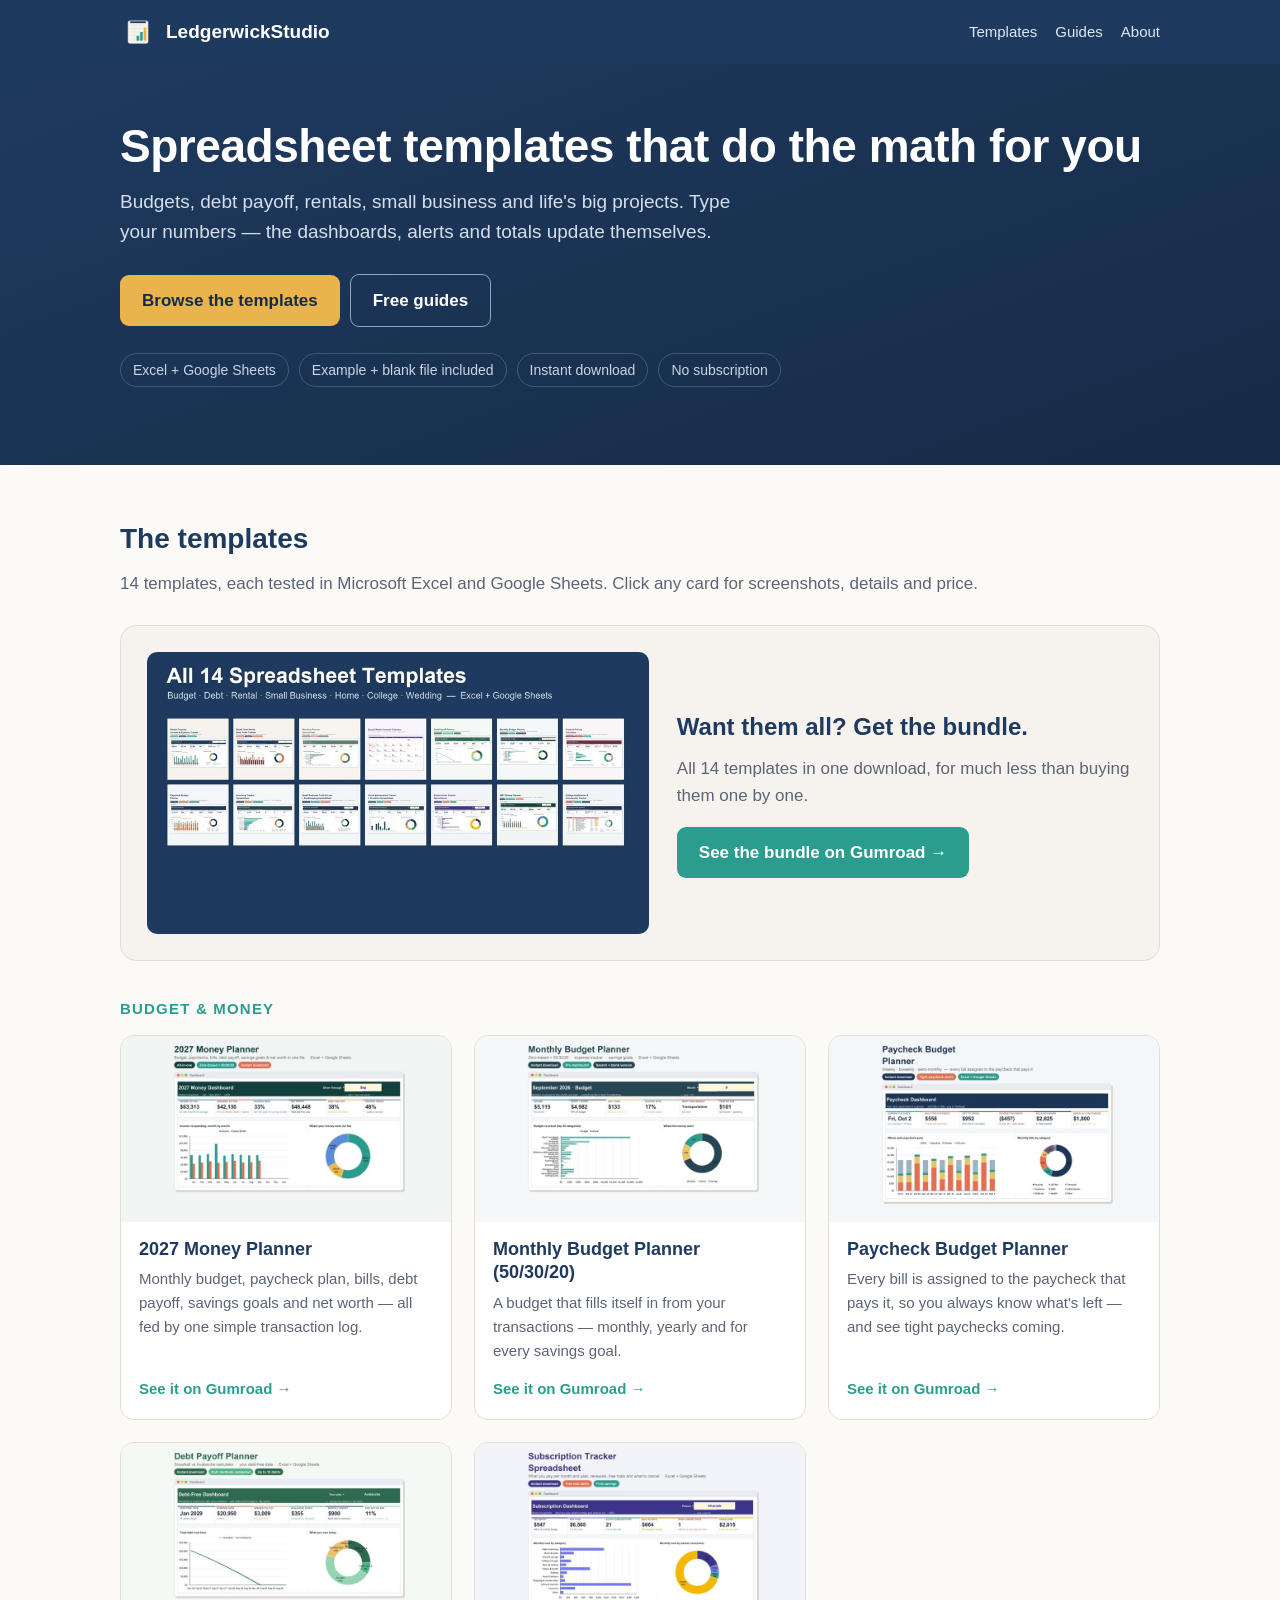
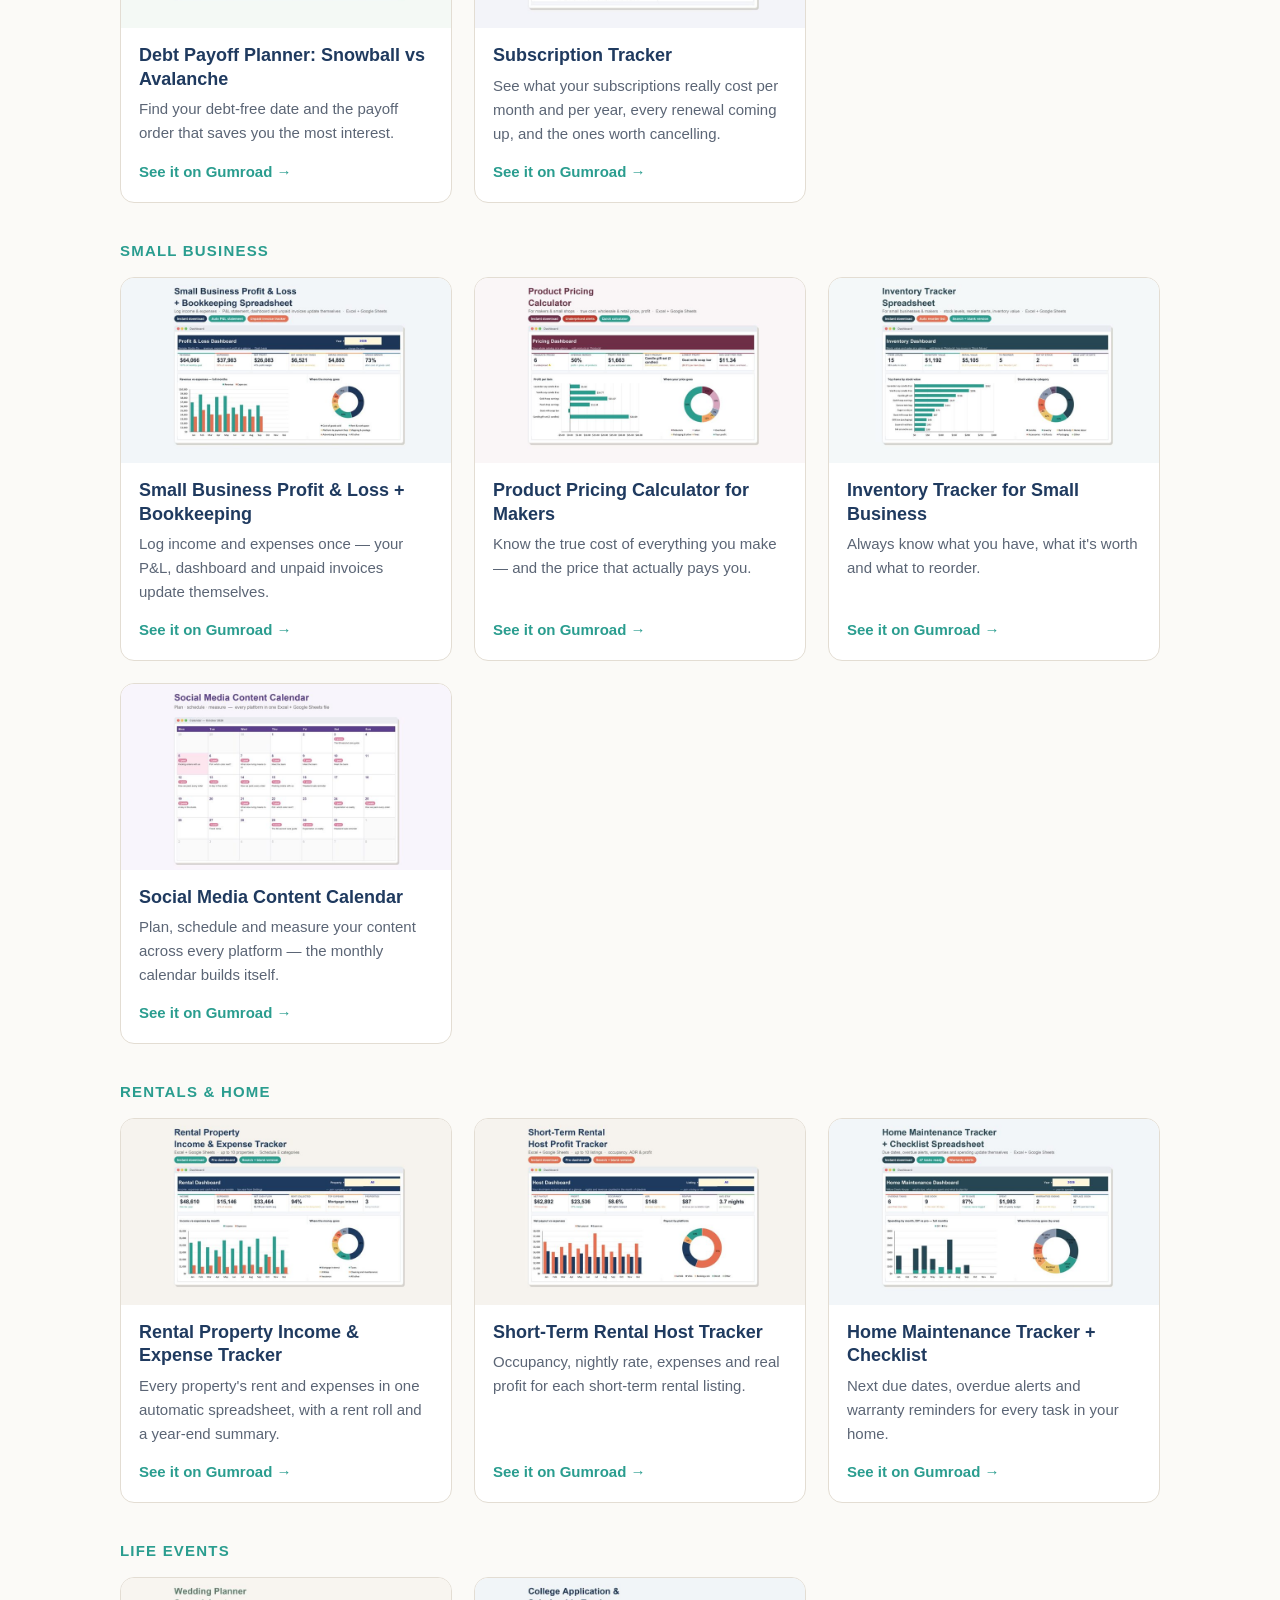
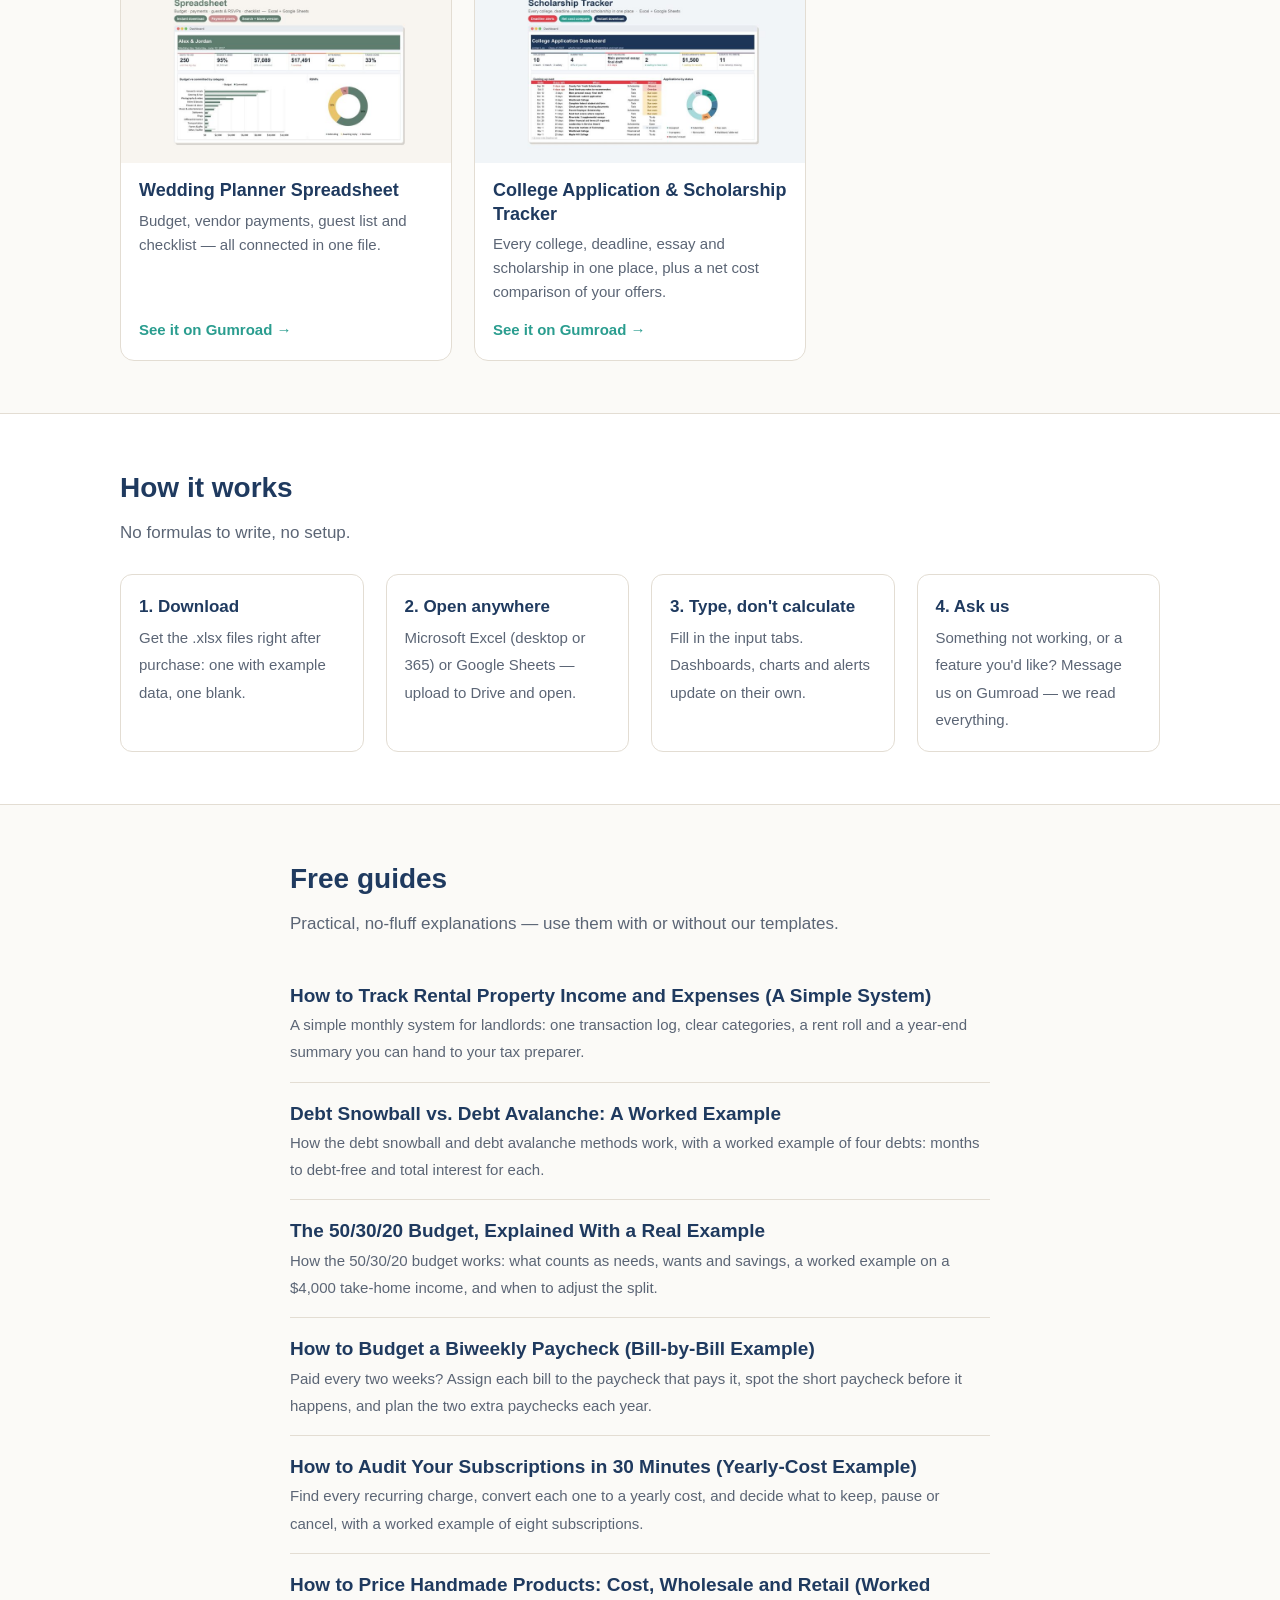
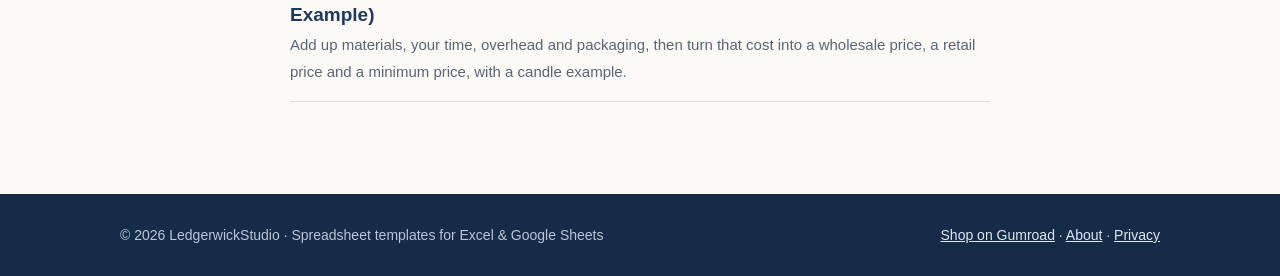
<file: index.html>
<!doctype html>
<html lang="en">
<head>
<meta charset="utf-8">
<meta name="viewport" content="width=device-width,initial-scale=1">
<title>LedgerwickStudio — Spreadsheet Templates for Excel &amp; Google Sheets</title>
<meta name="description" content="Budget, debt payoff, rental property, small business and planning spreadsheet templates that do the math for you. Excel and Google Sheets.">
<link rel="canonical" href="https://ledgerwickstudio.github.io/">
<meta name="p:domain_verify" content="3e521c9acbca10e75b2e6d34b72f88f6">
<meta property="og:type" content="website">
<meta property="og:site_name" content="LedgerwickStudio">
<meta property="og:title" content="LedgerwickStudio — Spreadsheet Templates for Excel &amp; Google Sheets">
<meta property="og:description" content="Budget, debt payoff, rental property, small business and planning spreadsheet templates that do the math for you. Excel and Google Sheets.">
<meta property="og:url" content="https://ledgerwickstudio.github.io/">
<meta property="og:image" content="https://ledgerwickstudio.github.io/assets/og.jpg">
<meta name="twitter:card" content="summary_large_image">
<link rel="icon" href="assets/favicon.png">
<link rel="stylesheet" href="assets/style.css">
</head>
<body>
<header class="top"><div class="wrap">
<a class="brand" href="./"><img src="assets/logo.png" alt="" width="36" height="36">LedgerwickStudio</a>
<nav><a href="#templates">Templates</a><a href="guides/">Guides</a><a href="about.html">About</a></nav>
</div></header>

<div class="hero"><div class="wrap">
<h1>Spreadsheet templates that do the math for you</h1>
<p>Budgets, debt payoff, rentals, small business and life's big projects. Type your numbers — the dashboards, alerts and totals update themselves.</p>
<a class="btn" href="#templates">Browse the templates</a><a class="btn ghost" href="guides/">Free guides</a>
<ul class="pills"><li>Excel + Google Sheets</li><li>Example + blank file included</li><li>Instant download</li><li>No subscription</li></ul>
</div></div>
<section id="templates"><div class="wrap">
<h2>The templates</h2><p class="lead">14 templates, each tested in Microsoft Excel and Google Sheets. Click any card for screenshots, details and price.</p>
<div class="bundle"><img src="assets/img/bundle.jpg" alt="All 14 templates bundle" width="900" height="506" loading="lazy"><div>
<h3>Want them all? Get the bundle.</h3><p>All 14 templates in one download, for much less than buying them one by one.</p>
<a class="btn teal" href="https://ledgerwickstudio.gumroad.com/l/qavugo">See the bundle on Gumroad →</a></div></div>
<h3 class="group">Budget & money</h3><div class="grid"><a class="card" href="https://ledgerwickstudio.gumroad.com/l/wzydnf"><img src="assets/img/13.jpg" alt="2027 Money Planner preview" width="800" height="450" loading="lazy"><div class="body"><h4>2027 Money Planner</h4><p>Monthly budget, paycheck plan, bills, debt payoff, savings goals and net worth — all fed by one simple transaction log.</p><span class="go">See it on Gumroad →</span></div></a><a class="card" href="https://ledgerwickstudio.gumroad.com/l/edgguz"><img src="assets/img/06.jpg" alt="Monthly Budget Planner (50/30/20) preview" width="800" height="450" loading="lazy"><div class="body"><h4>Monthly Budget Planner (50/30/20)</h4><p>A budget that fills itself in from your transactions — monthly, yearly and for every savings goal.</p><span class="go">See it on Gumroad →</span></div></a><a class="card" href="https://ledgerwickstudio.gumroad.com/l/mfeawa"><img src="assets/img/08.jpg" alt="Paycheck Budget Planner preview" width="800" height="450" loading="lazy"><div class="body"><h4>Paycheck Budget Planner</h4><p>Every bill is assigned to the paycheck that pays it, so you always know what&#x27;s left — and see tight paychecks coming.</p><span class="go">See it on Gumroad →</span></div></a><a class="card" href="https://ledgerwickstudio.gumroad.com/l/rxkace"><img src="assets/img/05.jpg" alt="Debt Payoff Planner: Snowball vs Avalanche preview" width="800" height="450" loading="lazy"><div class="body"><h4>Debt Payoff Planner: Snowball vs Avalanche</h4><p>Find your debt-free date and the payoff order that saves you the most interest.</p><span class="go">See it on Gumroad →</span></div></a><a class="card" href="https://ledgerwickstudio.gumroad.com/l/ngaqo"><img src="assets/img/12.jpg" alt="Subscription Tracker preview" width="800" height="450" loading="lazy"><div class="body"><h4>Subscription Tracker</h4><p>See what your subscriptions really cost per month and per year, every renewal coming up, and the ones worth cancelling.</p><span class="go">See it on Gumroad →</span></div></a></div><h3 class="group">Small business</h3><div class="grid"><a class="card" href="https://ledgerwickstudio.gumroad.com/l/qdieu"><img src="assets/img/10.jpg" alt="Small Business Profit &amp; Loss + Bookkeeping preview" width="800" height="450" loading="lazy"><div class="body"><h4>Small Business Profit &amp; Loss + Bookkeeping</h4><p>Log income and expenses once — your P&amp;L, dashboard and unpaid invoices update themselves.</p><span class="go">See it on Gumroad →</span></div></a><a class="card" href="https://ledgerwickstudio.gumroad.com/l/gbacb"><img src="assets/img/07.jpg" alt="Product Pricing Calculator for Makers preview" width="800" height="450" loading="lazy"><div class="body"><h4>Product Pricing Calculator for Makers</h4><p>Know the true cost of everything you make — and the price that actually pays you.</p><span class="go">See it on Gumroad →</span></div></a><a class="card" href="https://ledgerwickstudio.gumroad.com/l/juogm"><img src="assets/img/09.jpg" alt="Inventory Tracker for Small Business preview" width="800" height="450" loading="lazy"><div class="body"><h4>Inventory Tracker for Small Business</h4><p>Always know what you have, what it&#x27;s worth and what to reorder.</p><span class="go">See it on Gumroad →</span></div></a><a class="card" href="https://ledgerwickstudio.gumroad.com/l/tubca"><img src="assets/img/04.jpg" alt="Social Media Content Calendar preview" width="800" height="450" loading="lazy"><div class="body"><h4>Social Media Content Calendar</h4><p>Plan, schedule and measure your content across every platform — the monthly calendar builds itself.</p><span class="go">See it on Gumroad →</span></div></a></div><h3 class="group">Rentals & home</h3><div class="grid"><a class="card" href="https://ledgerwickstudio.gumroad.com/l/fynew"><img src="assets/img/01.jpg" alt="Rental Property Income &amp; Expense Tracker preview" width="800" height="450" loading="lazy"><div class="body"><h4>Rental Property Income &amp; Expense Tracker</h4><p>Every property&#x27;s rent and expenses in one automatic spreadsheet, with a rent roll and a year-end summary.</p><span class="go">See it on Gumroad →</span></div></a><a class="card" href="https://ledgerwickstudio.gumroad.com/l/pitib"><img src="assets/img/02.jpg" alt="Short-Term Rental Host Tracker preview" width="800" height="450" loading="lazy"><div class="body"><h4>Short-Term Rental Host Tracker</h4><p>Occupancy, nightly rate, expenses and real profit for each short-term rental listing.</p><span class="go">See it on Gumroad →</span></div></a><a class="card" href="https://ledgerwickstudio.gumroad.com/l/fsbrbz"><img src="assets/img/11.jpg" alt="Home Maintenance Tracker + Checklist preview" width="800" height="450" loading="lazy"><div class="body"><h4>Home Maintenance Tracker + Checklist</h4><p>Next due dates, overdue alerts and warranty reminders for every task in your home.</p><span class="go">See it on Gumroad →</span></div></a></div><h3 class="group">Life events</h3><div class="grid"><a class="card" href="https://ledgerwickstudio.gumroad.com/l/jaxsup"><img src="assets/img/03.jpg" alt="Wedding Planner Spreadsheet preview" width="800" height="450" loading="lazy"><div class="body"><h4>Wedding Planner Spreadsheet</h4><p>Budget, vendor payments, guest list and checklist — all connected in one file.</p><span class="go">See it on Gumroad →</span></div></a><a class="card" href="https://ledgerwickstudio.gumroad.com/l/zixalq"><img src="assets/img/14.jpg" alt="College Application &amp; Scholarship Tracker preview" width="800" height="450" loading="lazy"><div class="body"><h4>College Application &amp; Scholarship Tracker</h4><p>Every college, deadline, essay and scholarship in one place, plus a net cost comparison of your offers.</p><span class="go">See it on Gumroad →</span></div></a></div>
</div></section>
<section style="background:#fff;border-top:1px solid var(--line);border-bottom:1px solid var(--line)"><div class="wrap">
<h2>How it works</h2><p class="lead">No formulas to write, no setup.</p>
<div class="how">
<div><b>1. Download</b><span>Get the .xlsx files right after purchase: one with example data, one blank.</span></div>
<div><b>2. Open anywhere</b><span>Microsoft Excel (desktop or 365) or Google Sheets — upload to Drive and open.</span></div>
<div><b>3. Type, don't calculate</b><span>Fill in the input tabs. Dashboards, charts and alerts update on their own.</span></div>
<div><b>4. Ask us</b><span>Something not working, or a feature you'd like? Message us on Gumroad — we read everything.</span></div>
</div></div></section>
<section><div class="wrap narrow guides">
<h2>Free guides</h2><p class="lead">Practical, no-fluff explanations — use them with or without our templates.</p><a class="g" href="guides/track-rental-property-income-expenses.html"><strong>How to Track Rental Property Income and Expenses (A Simple System)</strong><span>A simple monthly system for landlords: one transaction log, clear categories, a rent roll and a year-end summary you can hand to your tax preparer.</span></a><a class="g" href="guides/debt-snowball-vs-avalanche.html"><strong>Debt Snowball vs. Debt Avalanche: A Worked Example</strong><span>How the debt snowball and debt avalanche methods work, with a worked example of four debts: months to debt-free and total interest for each.</span></a><a class="g" href="guides/50-30-20-budget-example.html"><strong>The 50/30/20 Budget, Explained With a Real Example</strong><span>How the 50/30/20 budget works: what counts as needs, wants and savings, a worked example on a $4,000 take-home income, and when to adjust the split.</span></a><a class="g" href="guides/biweekly-paycheck-budget.html"><strong>How to Budget a Biweekly Paycheck (Bill-by-Bill Example)</strong><span>Paid every two weeks? Assign each bill to the paycheck that pays it, spot the short paycheck before it happens, and plan the two extra paychecks each year.</span></a><a class="g" href="guides/subscription-audit-yearly-cost.html"><strong>How to Audit Your Subscriptions in 30 Minutes (Yearly-Cost Example)</strong><span>Find every recurring charge, convert each one to a yearly cost, and decide what to keep, pause or cancel, with a worked example of eight subscriptions.</span></a><a class="g" href="guides/how-to-price-handmade-products.html"><strong>How to Price Handmade Products: Cost, Wholesale and Retail (Worked Example)</strong><span>Add up materials, your time, overhead and packaging, then turn that cost into a wholesale price, a retail price and a minimum price, with a candle example.</span></a>
</div></section>
<footer><div class="wrap">
<div>© 2026 LedgerwickStudio · Spreadsheet templates for Excel &amp; Google Sheets</div>
<div><a href="https://ledgerwickstudio.gumroad.com">Shop on Gumroad</a> · <a href="about.html">About</a> · <a href="privacy.html">Privacy</a></div>
</div></footer>
</body>
</html>
</file>
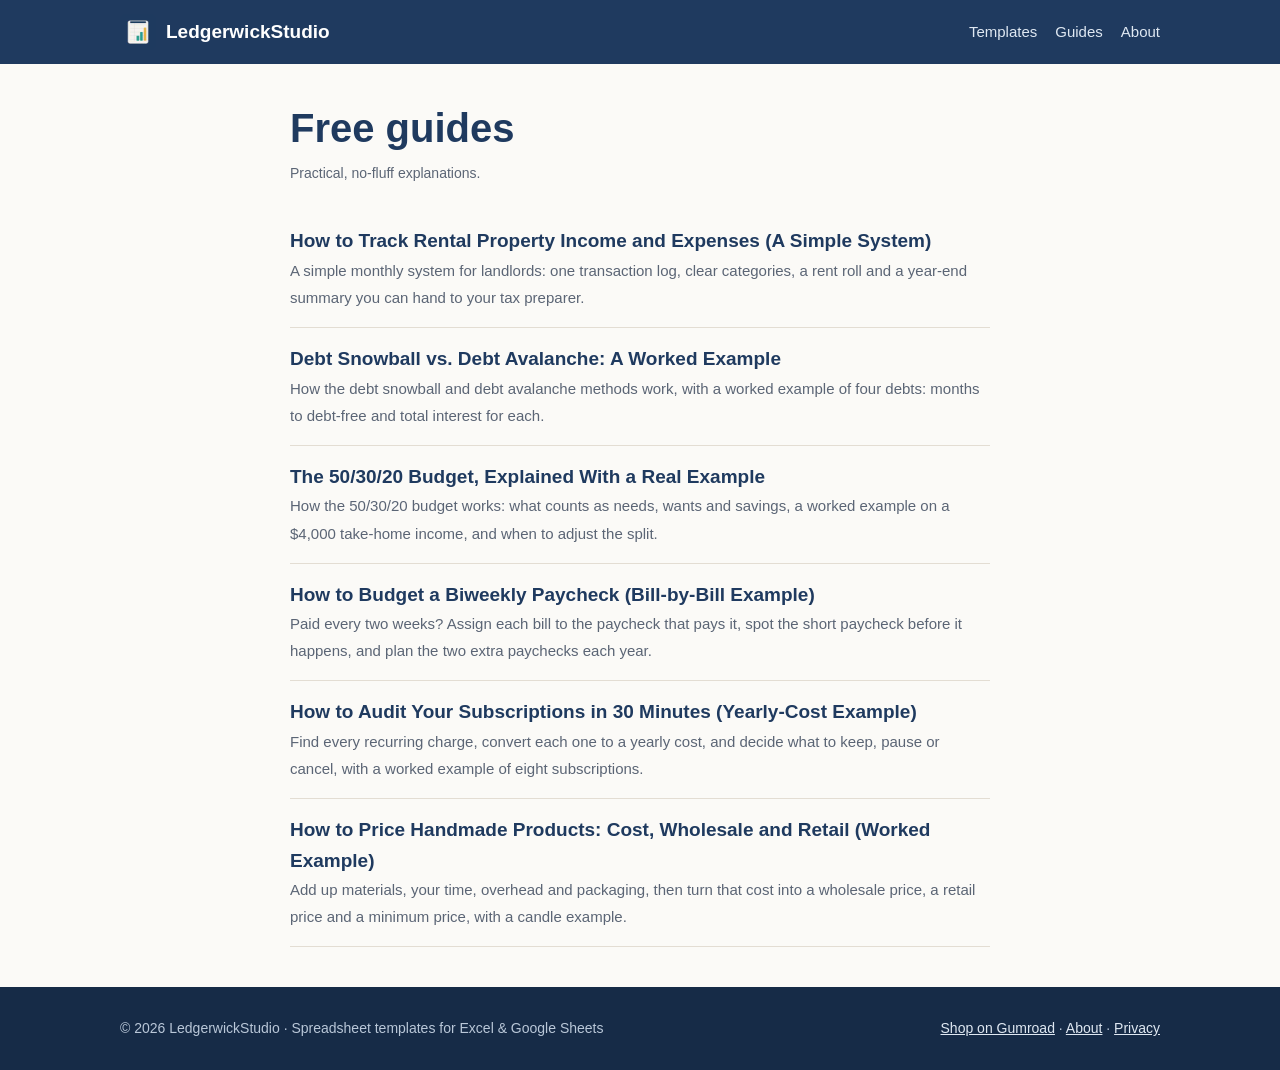
<file: guides/index.html>
<!doctype html>
<html lang="en">
<head>
<meta charset="utf-8">
<meta name="viewport" content="width=device-width,initial-scale=1">
<title>Free Guides | LedgerwickStudio</title>
<meta name="description" content="Practical guides on budgeting, debt payoff, rental property bookkeeping and small business numbers.">
<link rel="canonical" href="https://ledgerwickstudio.github.io/guides/">
<meta name="p:domain_verify" content="3e521c9acbca10e75b2e6d34b72f88f6">
<meta property="og:type" content="website">
<meta property="og:site_name" content="LedgerwickStudio">
<meta property="og:title" content="Free Guides | LedgerwickStudio">
<meta property="og:description" content="Practical guides on budgeting, debt payoff, rental property bookkeeping and small business numbers.">
<meta property="og:url" content="https://ledgerwickstudio.github.io/guides/">
<meta property="og:image" content="https://ledgerwickstudio.github.io/assets/og.jpg">
<meta name="twitter:card" content="summary_large_image">
<link rel="icon" href="../assets/favicon.png">
<link rel="stylesheet" href="../assets/style.css">
</head>
<body>
<header class="top"><div class="wrap">
<a class="brand" href="../"><img src="../assets/logo.png" alt="" width="36" height="36">LedgerwickStudio</a>
<nav><a href="../#templates">Templates</a><a href="../guides/">Guides</a><a href="../about.html">About</a></nav>
</div></header>
<div class="wrap narrow guides"><article><h1>Free guides</h1><div class="meta">Practical, no-fluff explanations.</div><a class="g" href="track-rental-property-income-expenses.html"><strong>How to Track Rental Property Income and Expenses (A Simple System)</strong><span>A simple monthly system for landlords: one transaction log, clear categories, a rent roll and a year-end summary you can hand to your tax preparer.</span></a><a class="g" href="debt-snowball-vs-avalanche.html"><strong>Debt Snowball vs. Debt Avalanche: A Worked Example</strong><span>How the debt snowball and debt avalanche methods work, with a worked example of four debts: months to debt-free and total interest for each.</span></a><a class="g" href="50-30-20-budget-example.html"><strong>The 50/30/20 Budget, Explained With a Real Example</strong><span>How the 50/30/20 budget works: what counts as needs, wants and savings, a worked example on a $4,000 take-home income, and when to adjust the split.</span></a><a class="g" href="biweekly-paycheck-budget.html"><strong>How to Budget a Biweekly Paycheck (Bill-by-Bill Example)</strong><span>Paid every two weeks? Assign each bill to the paycheck that pays it, spot the short paycheck before it happens, and plan the two extra paychecks each year.</span></a><a class="g" href="subscription-audit-yearly-cost.html"><strong>How to Audit Your Subscriptions in 30 Minutes (Yearly-Cost Example)</strong><span>Find every recurring charge, convert each one to a yearly cost, and decide what to keep, pause or cancel, with a worked example of eight subscriptions.</span></a><a class="g" href="how-to-price-handmade-products.html"><strong>How to Price Handmade Products: Cost, Wholesale and Retail (Worked Example)</strong><span>Add up materials, your time, overhead and packaging, then turn that cost into a wholesale price, a retail price and a minimum price, with a candle example.</span></a></article></div>
<footer><div class="wrap">
<div>© 2026 LedgerwickStudio · Spreadsheet templates for Excel &amp; Google Sheets</div>
<div><a href="https://ledgerwickstudio.gumroad.com">Shop on Gumroad</a> · <a href="../about.html">About</a> · <a href="../privacy.html">Privacy</a></div>
</div></footer>
</body>
</html>
</file>
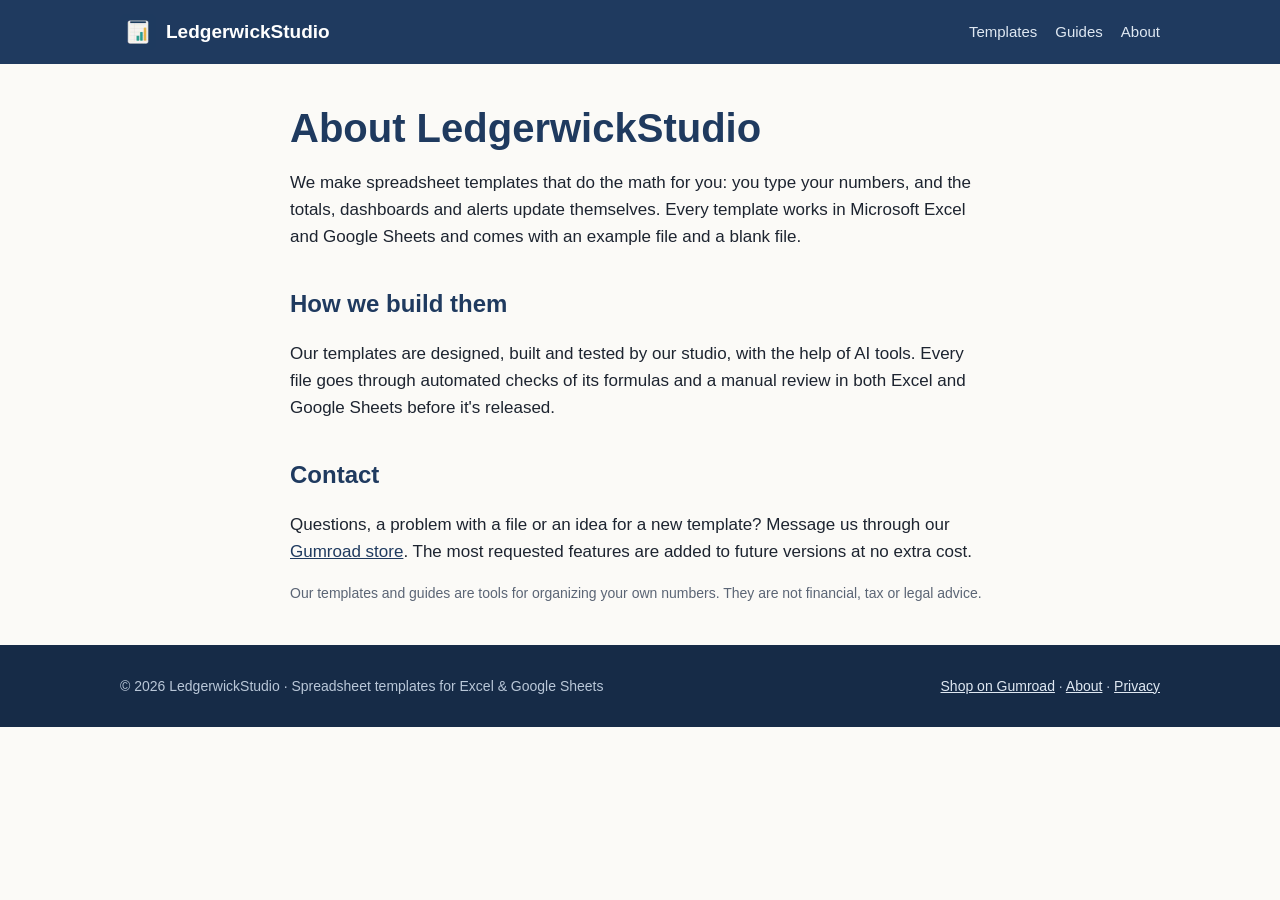
<file: about.html>
<!doctype html>
<html lang="en">
<head>
<meta charset="utf-8">
<meta name="viewport" content="width=device-width,initial-scale=1">
<title>About | LedgerwickStudio</title>
<meta name="description" content="Who makes LedgerwickStudio templates and how they are built and tested.">
<link rel="canonical" href="https://ledgerwickstudio.github.io/about.html">
<meta name="p:domain_verify" content="3e521c9acbca10e75b2e6d34b72f88f6">
<meta property="og:type" content="website">
<meta property="og:site_name" content="LedgerwickStudio">
<meta property="og:title" content="About | LedgerwickStudio">
<meta property="og:description" content="Who makes LedgerwickStudio templates and how they are built and tested.">
<meta property="og:url" content="https://ledgerwickstudio.github.io/about.html">
<meta property="og:image" content="https://ledgerwickstudio.github.io/assets/og.jpg">
<meta name="twitter:card" content="summary_large_image">
<link rel="icon" href="assets/favicon.png">
<link rel="stylesheet" href="assets/style.css">
</head>
<body>
<header class="top"><div class="wrap">
<a class="brand" href="./"><img src="assets/logo.png" alt="" width="36" height="36">LedgerwickStudio</a>
<nav><a href="#templates">Templates</a><a href="guides/">Guides</a><a href="about.html">About</a></nav>
</div></header>

<div class="wrap narrow"><article><h1>About LedgerwickStudio</h1>
<p>We make spreadsheet templates that do the math for you: you type your numbers, and the totals, dashboards and alerts update themselves. Every template works in Microsoft Excel and Google Sheets and comes with an example file and a blank file.</p>
<h2>How we build them</h2>
<p>Our templates are designed, built and tested by our studio, with the help of AI tools. Every file goes through automated checks of its formulas and a manual review in both Excel and Google Sheets before it's released.</p>
<h2>Contact</h2>
<p>Questions, a problem with a file or an idea for a new template? Message us through our <a href="https://ledgerwickstudio.gumroad.com">Gumroad store</a>. The most requested features are added to future versions at no extra cost.</p>
<p class="note">Our templates and guides are tools for organizing your own numbers. They are not financial, tax or legal advice.</p>
</article></div>
<footer><div class="wrap">
<div>© 2026 LedgerwickStudio · Spreadsheet templates for Excel &amp; Google Sheets</div>
<div><a href="https://ledgerwickstudio.gumroad.com">Shop on Gumroad</a> · <a href="about.html">About</a> · <a href="privacy.html">Privacy</a></div>
</div></footer>
</body>
</html>
</file>
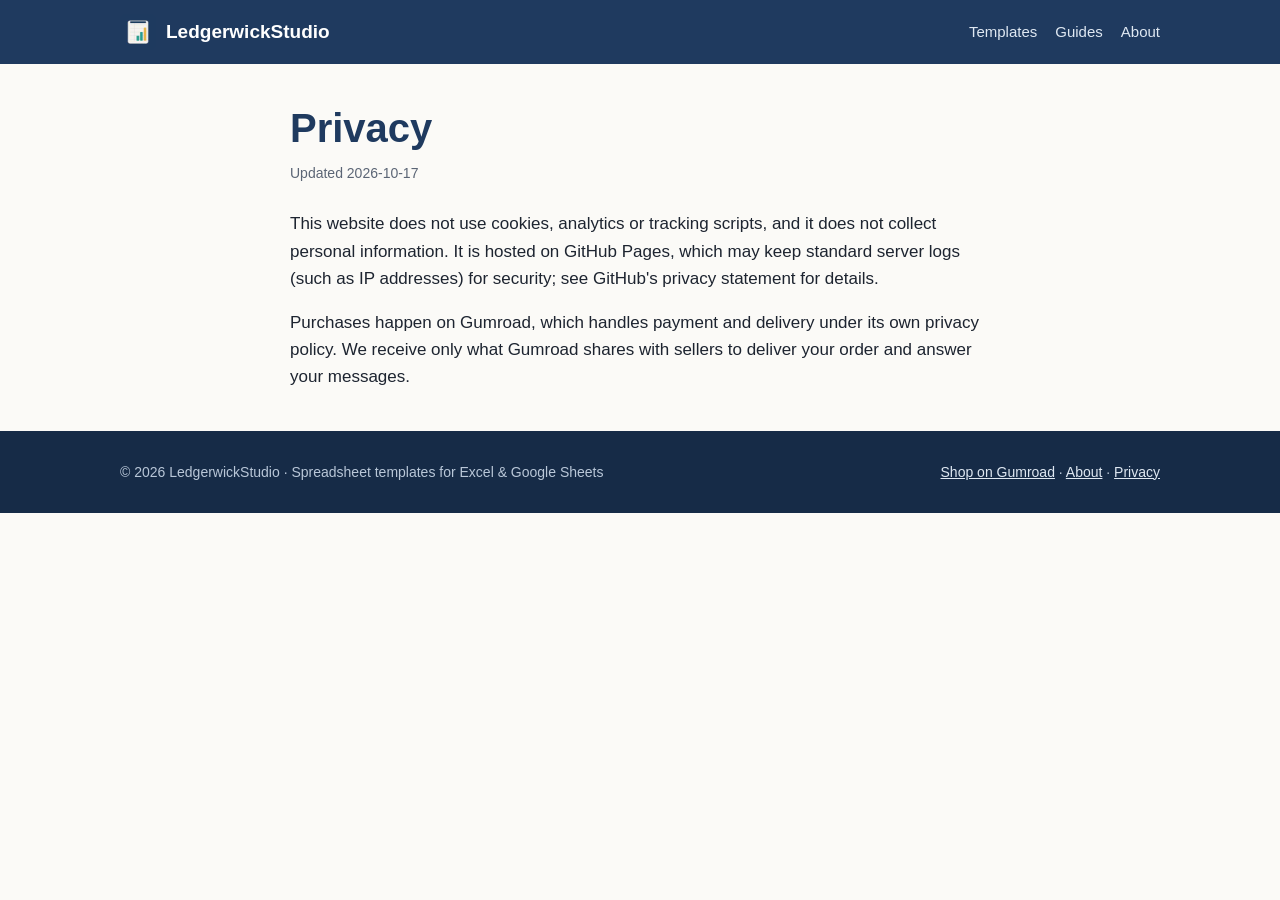
<file: privacy.html>
<!doctype html>
<html lang="en">
<head>
<meta charset="utf-8">
<meta name="viewport" content="width=device-width,initial-scale=1">
<title>Privacy | LedgerwickStudio</title>
<meta name="description" content="Privacy information for the LedgerwickStudio website.">
<link rel="canonical" href="https://ledgerwickstudio.github.io/privacy.html">
<meta name="p:domain_verify" content="3e521c9acbca10e75b2e6d34b72f88f6">
<meta property="og:type" content="website">
<meta property="og:site_name" content="LedgerwickStudio">
<meta property="og:title" content="Privacy | LedgerwickStudio">
<meta property="og:description" content="Privacy information for the LedgerwickStudio website.">
<meta property="og:url" content="https://ledgerwickstudio.github.io/privacy.html">
<meta property="og:image" content="https://ledgerwickstudio.github.io/assets/og.jpg">
<meta name="twitter:card" content="summary_large_image">
<link rel="icon" href="assets/favicon.png">
<link rel="stylesheet" href="assets/style.css">
</head>
<body>
<header class="top"><div class="wrap">
<a class="brand" href="./"><img src="assets/logo.png" alt="" width="36" height="36">LedgerwickStudio</a>
<nav><a href="#templates">Templates</a><a href="guides/">Guides</a><a href="about.html">About</a></nav>
</div></header>

<div class="wrap narrow"><article><h1>Privacy</h1><div class="meta">Updated 2026-10-17</div>
<p>This website does not use cookies, analytics or tracking scripts, and it does not collect personal information. It is hosted on GitHub Pages, which may keep standard server logs (such as IP addresses) for security; see GitHub's privacy statement for details.</p>
<p>Purchases happen on Gumroad, which handles payment and delivery under its own privacy policy. We receive only what Gumroad shares with sellers to deliver your order and answer your messages.</p>
</article></div>
<footer><div class="wrap">
<div>© 2026 LedgerwickStudio · Spreadsheet templates for Excel &amp; Google Sheets</div>
<div><a href="https://ledgerwickstudio.gumroad.com">Shop on Gumroad</a> · <a href="about.html">About</a> · <a href="privacy.html">Privacy</a></div>
</div></footer>
</body>
</html>
</file>
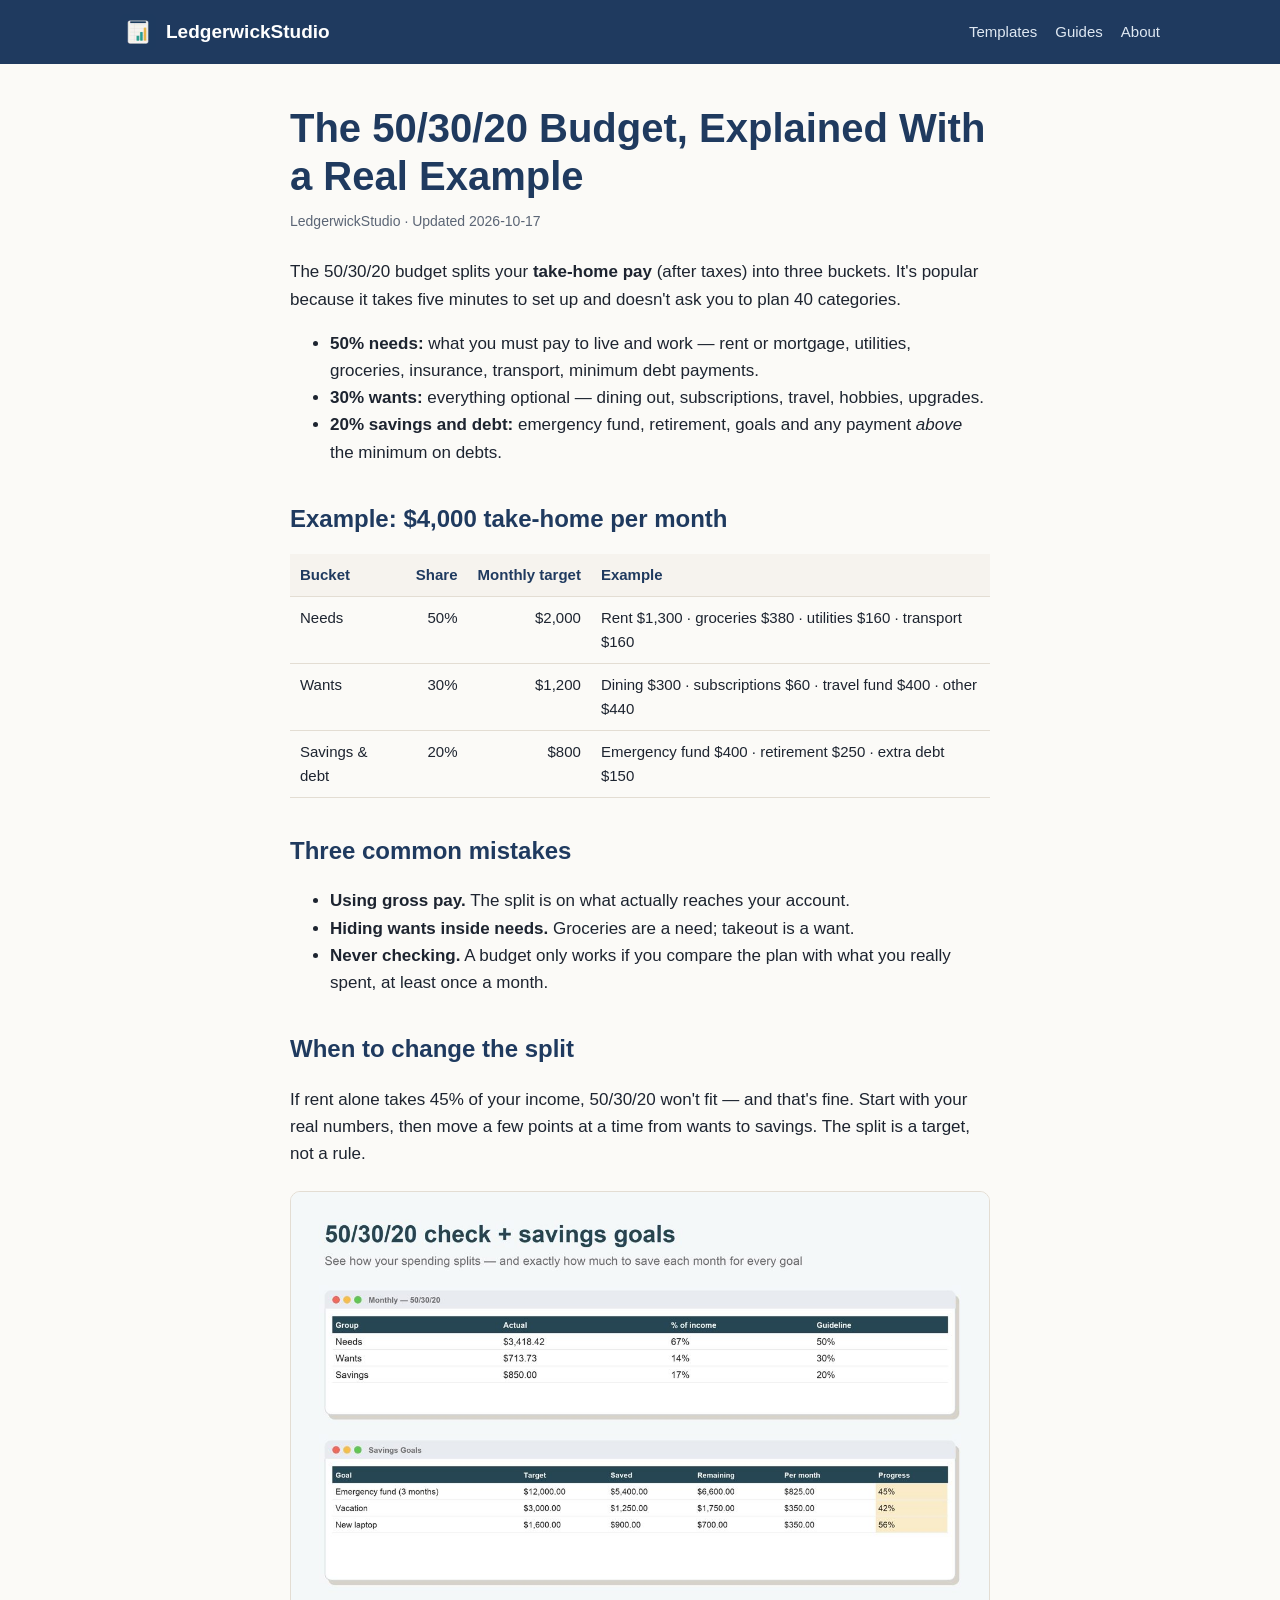
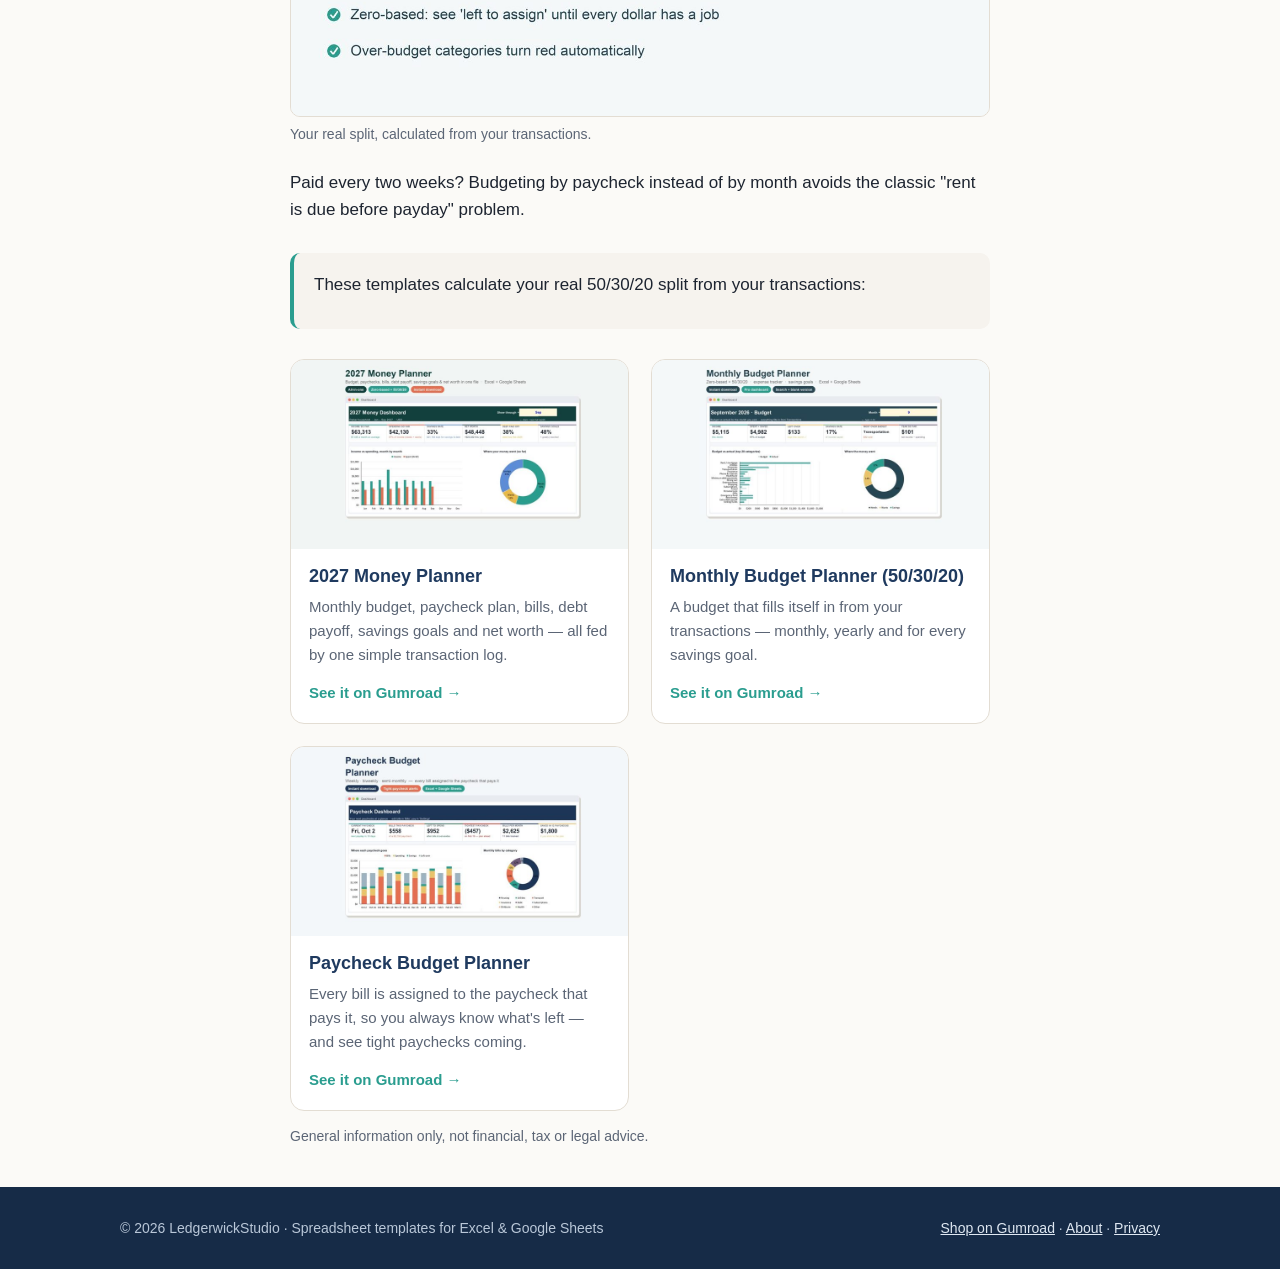
<file: guides/50-30-20-budget-example.html>
<!doctype html>
<html lang="en">
<head>
<meta charset="utf-8">
<meta name="viewport" content="width=device-width,initial-scale=1">
<title>The 50/30/20 Budget, Explained With a Real Example | LedgerwickStudio</title>
<meta name="description" content="How the 50/30/20 budget works: what counts as needs, wants and savings, a worked example on a $4,000 take-home income, and when to adjust the split.">
<link rel="canonical" href="https://ledgerwickstudio.github.io/guides/50-30-20-budget-example.html">
<meta name="p:domain_verify" content="3e521c9acbca10e75b2e6d34b72f88f6">
<meta property="og:type" content="article">
<meta property="og:site_name" content="LedgerwickStudio">
<meta property="og:title" content="The 50/30/20 Budget, Explained With a Real Example | LedgerwickStudio">
<meta property="og:description" content="How the 50/30/20 budget works: what counts as needs, wants and savings, a worked example on a $4,000 take-home income, and when to adjust the split.">
<meta property="og:url" content="https://ledgerwickstudio.github.io/guides/50-30-20-budget-example.html">
<meta property="og:image" content="https://ledgerwickstudio.github.io/assets/og.jpg">
<meta name="twitter:card" content="summary_large_image">
<link rel="icon" href="../assets/favicon.png">
<link rel="stylesheet" href="../assets/style.css">
</head>
<body>
<header class="top"><div class="wrap">
<a class="brand" href="../"><img src="../assets/logo.png" alt="" width="36" height="36">LedgerwickStudio</a>
<nav><a href="../#templates">Templates</a><a href="../guides/">Guides</a><a href="../about.html">About</a></nav>
</div></header>
<div class="wrap narrow"><article><h1>The 50/30/20 Budget, Explained With a Real Example</h1><div class="meta">LedgerwickStudio · Updated 2026-10-17</div>
<p>The 50/30/20 budget splits your <b>take-home pay</b> (after taxes) into three buckets. It's popular because it takes five minutes to set up and doesn't ask you to plan 40 categories.</p>
<ul>
<li><b>50% needs:</b> what you must pay to live and work — rent or mortgage, utilities, groceries, insurance, transport, minimum debt payments.</li>
<li><b>30% wants:</b> everything optional — dining out, subscriptions, travel, hobbies, upgrades.</li>
<li><b>20% savings and debt:</b> emergency fund, retirement, goals and any payment <i>above</i> the minimum on debts.</li>
</ul>
<h2>Example: $4,000 take-home per month</h2>
<div class="tw"><table><tr><th>Bucket</th><th class="n">Share</th><th class="n">Monthly target</th><th>Example</th></tr>
<tr><td>Needs</td><td class="n">50%</td><td class="n">$2,000</td><td>Rent $1,300 · groceries $380 · utilities $160 · transport $160</td></tr>
<tr><td>Wants</td><td class="n">30%</td><td class="n">$1,200</td><td>Dining $300 · subscriptions $60 · travel fund $400 · other $440</td></tr>
<tr><td>Savings &amp; debt</td><td class="n">20%</td><td class="n">$800</td><td>Emergency fund $400 · retirement $250 · extra debt $150</td></tr></table></div>
<h2>Three common mistakes</h2>
<ul>
<li><b>Using gross pay.</b> The split is on what actually reaches your account.</li>
<li><b>Hiding wants inside needs.</b> Groceries are a need; takeout is a want.</li>
<li><b>Never checking.</b> A budget only works if you compare the plan with what you really spent, at least once a month.</li>
</ul>
<h2>When to change the split</h2>
<p>If rent alone takes 45% of your income, 50/30/20 won't fit — and that's fine. Start with your real numbers, then move a few points at a time from wants to savings. The split is a target, not a rule.</p>
<figure><img src="../assets/img/g-06-03-503020-goals.jpg" alt="50/30/20 budget split and savings goals" loading="lazy"><figcaption>Your real split, calculated from your transactions.</figcaption></figure>
<p>Paid every two weeks? Budgeting by paycheck instead of by month avoids the classic "rent is due before payday" problem.</p>
<div class="cta"><p>These templates calculate your real 50/30/20 split from your transactions:</p></div><div class="grid"><a class="card" href="https://ledgerwickstudio.gumroad.com/l/wzydnf"><img src="../assets/img/13.jpg" alt="2027 Money Planner preview" width="800" height="450" loading="lazy"><div class="body"><h4>2027 Money Planner</h4><p>Monthly budget, paycheck plan, bills, debt payoff, savings goals and net worth — all fed by one simple transaction log.</p><span class="go">See it on Gumroad →</span></div></a><a class="card" href="https://ledgerwickstudio.gumroad.com/l/edgguz"><img src="../assets/img/06.jpg" alt="Monthly Budget Planner (50/30/20) preview" width="800" height="450" loading="lazy"><div class="body"><h4>Monthly Budget Planner (50/30/20)</h4><p>A budget that fills itself in from your transactions — monthly, yearly and for every savings goal.</p><span class="go">See it on Gumroad →</span></div></a><a class="card" href="https://ledgerwickstudio.gumroad.com/l/mfeawa"><img src="../assets/img/08.jpg" alt="Paycheck Budget Planner preview" width="800" height="450" loading="lazy"><div class="body"><h4>Paycheck Budget Planner</h4><p>Every bill is assigned to the paycheck that pays it, so you always know what&#x27;s left — and see tight paychecks coming.</p><span class="go">See it on Gumroad →</span></div></a></div>
<p class="note">General information only, not financial, tax or legal advice.</p></article></div>
<footer><div class="wrap">
<div>© 2026 LedgerwickStudio · Spreadsheet templates for Excel &amp; Google Sheets</div>
<div><a href="https://ledgerwickstudio.gumroad.com">Shop on Gumroad</a> · <a href="../about.html">About</a> · <a href="../privacy.html">Privacy</a></div>
</div></footer>
</body>
</html>
</file>
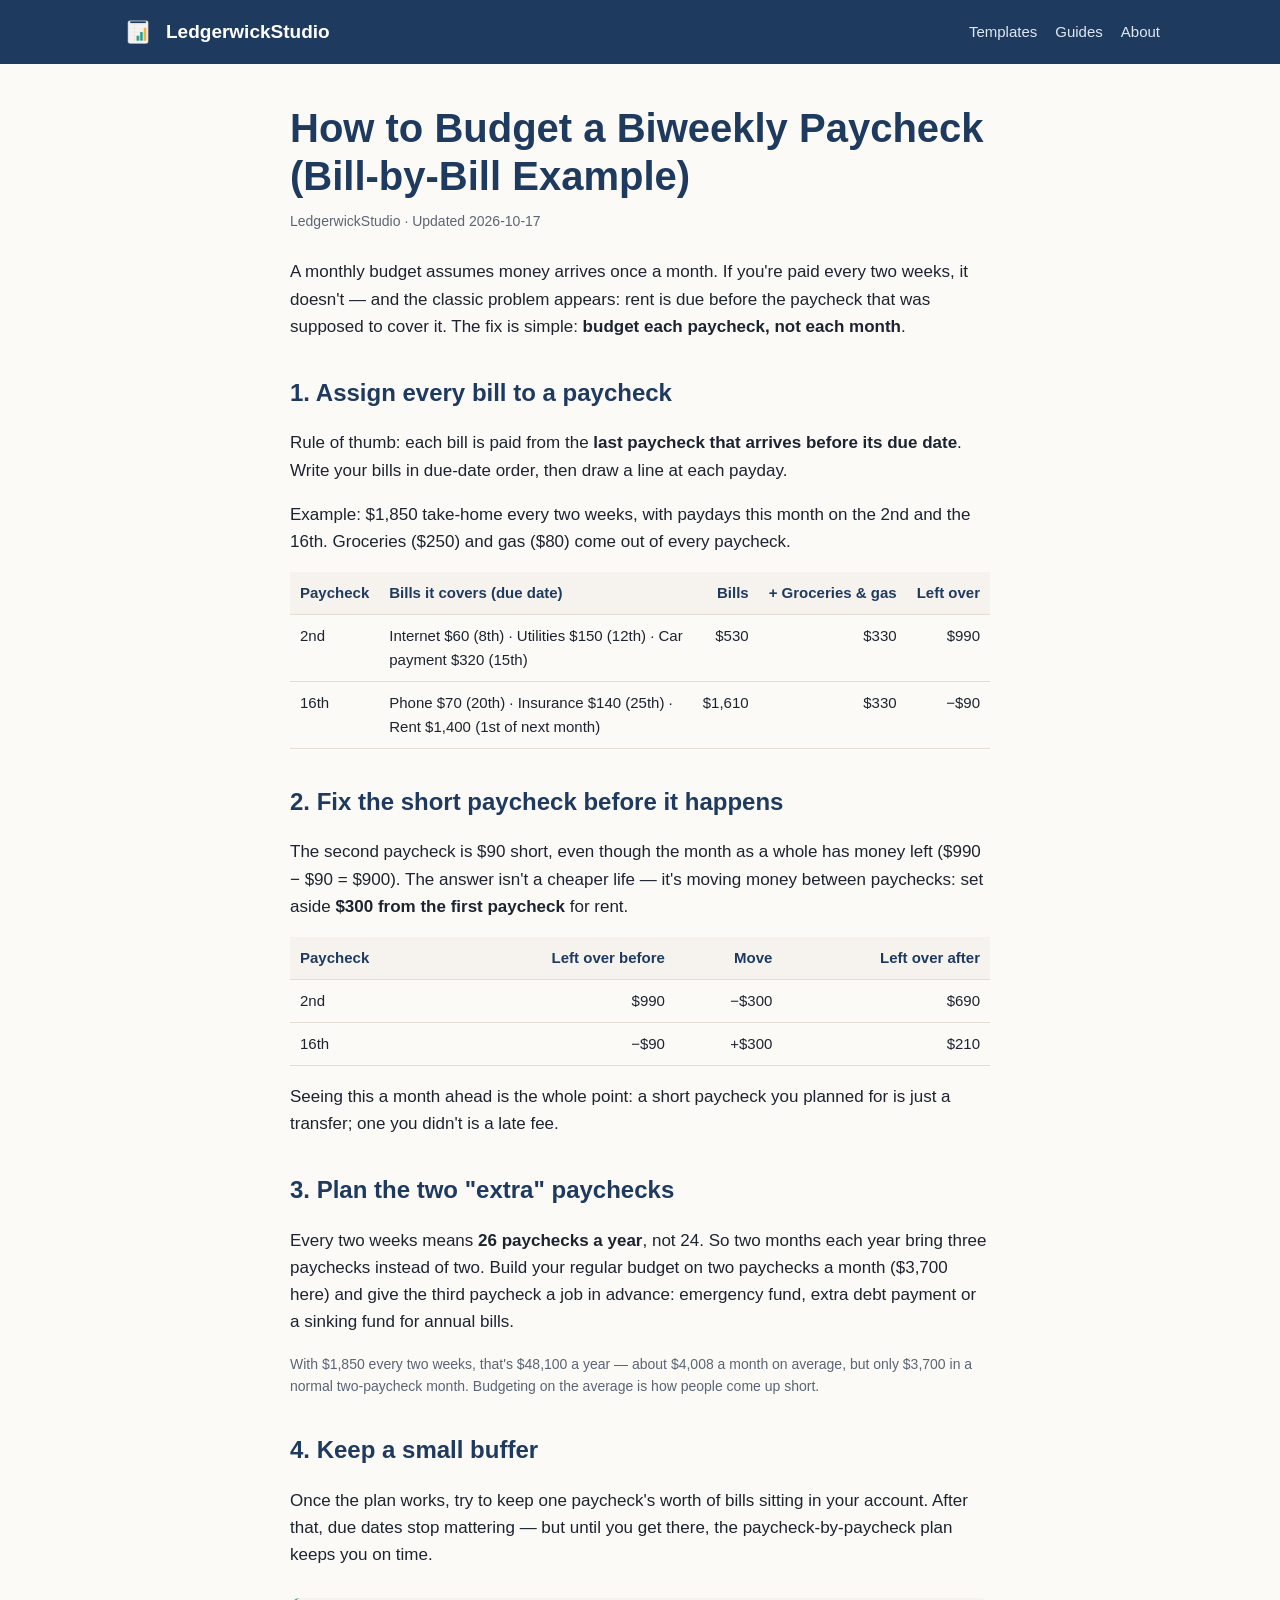
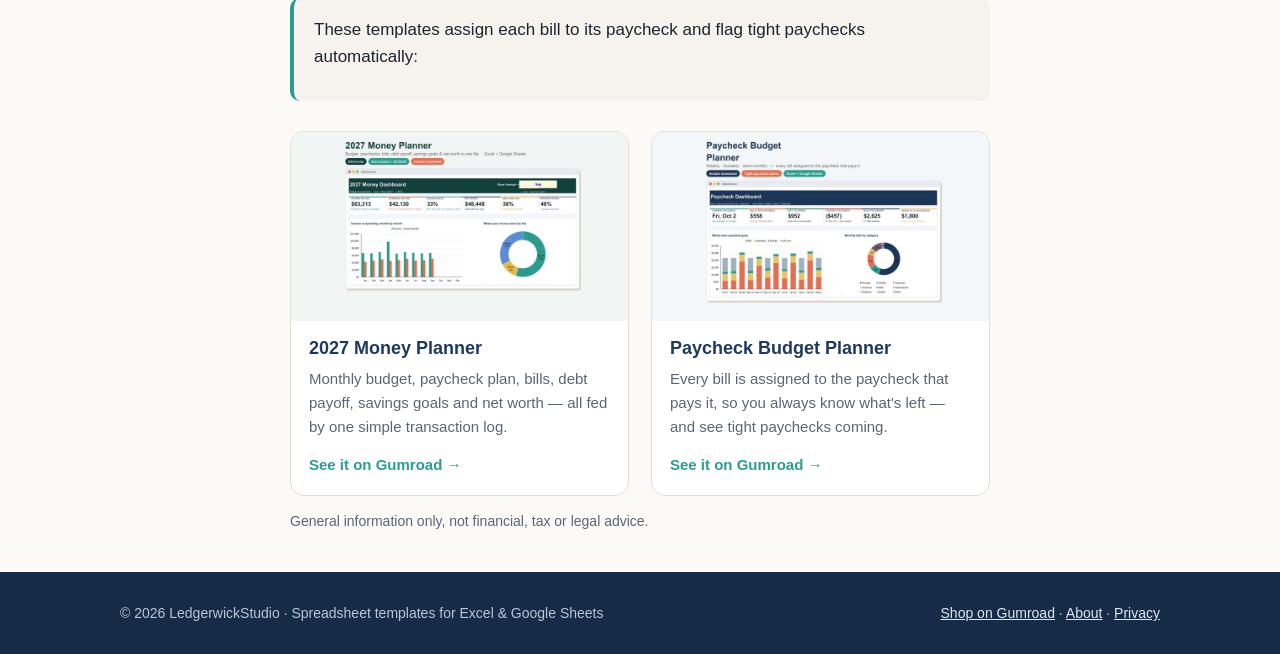
<file: guides/biweekly-paycheck-budget.html>
<!doctype html>
<html lang="en">
<head>
<meta charset="utf-8">
<meta name="viewport" content="width=device-width,initial-scale=1">
<title>How to Budget a Biweekly Paycheck (Bill-by-Bill Example) | LedgerwickStudio</title>
<meta name="description" content="Paid every two weeks? Assign each bill to the paycheck that pays it, spot the short paycheck before it happens, and plan the two extra paychecks each year.">
<link rel="canonical" href="https://ledgerwickstudio.github.io/guides/biweekly-paycheck-budget.html">
<meta name="p:domain_verify" content="3e521c9acbca10e75b2e6d34b72f88f6">
<meta property="og:type" content="article">
<meta property="og:site_name" content="LedgerwickStudio">
<meta property="og:title" content="How to Budget a Biweekly Paycheck (Bill-by-Bill Example) | LedgerwickStudio">
<meta property="og:description" content="Paid every two weeks? Assign each bill to the paycheck that pays it, spot the short paycheck before it happens, and plan the two extra paychecks each year.">
<meta property="og:url" content="https://ledgerwickstudio.github.io/guides/biweekly-paycheck-budget.html">
<meta property="og:image" content="https://ledgerwickstudio.github.io/assets/og.jpg">
<meta name="twitter:card" content="summary_large_image">
<link rel="icon" href="../assets/favicon.png">
<link rel="stylesheet" href="../assets/style.css">
</head>
<body>
<header class="top"><div class="wrap">
<a class="brand" href="../"><img src="../assets/logo.png" alt="" width="36" height="36">LedgerwickStudio</a>
<nav><a href="../#templates">Templates</a><a href="../guides/">Guides</a><a href="../about.html">About</a></nav>
</div></header>
<div class="wrap narrow"><article><h1>How to Budget a Biweekly Paycheck (Bill-by-Bill Example)</h1><div class="meta">LedgerwickStudio · Updated 2026-10-17</div>
<p>A monthly budget assumes money arrives once a month. If you're paid every two weeks, it doesn't — and the classic problem appears: rent is due before the paycheck that was supposed to cover it. The fix is simple: <b>budget each paycheck, not each month</b>.</p>
<h2>1. Assign every bill to a paycheck</h2>
<p>Rule of thumb: each bill is paid from the <b>last paycheck that arrives before its due date</b>. Write your bills in due-date order, then draw a line at each payday.</p>
<p>Example: $1,850 take-home every two weeks, with paydays this month on the 2nd and the 16th. Groceries ($250) and gas ($80) come out of every paycheck.</p>
<div class="tw"><table><tr><th>Paycheck</th><th>Bills it covers (due date)</th><th class="n">Bills</th><th class="n">+ Groceries &amp; gas</th><th class="n">Left over</th></tr>
<tr><td>2nd</td><td>Internet $60 (8th) · Utilities $150 (12th) · Car payment $320 (15th)</td><td class="n">$530</td><td class="n">$330</td><td class="n">$990</td></tr>
<tr><td>16th</td><td>Phone $70 (20th) · Insurance $140 (25th) · Rent $1,400 (1st of next month)</td><td class="n">$1,610</td><td class="n">$330</td><td class="n">−$90</td></tr></table></div>
<h2>2. Fix the short paycheck before it happens</h2>
<p>The second paycheck is $90 short, even though the month as a whole has money left ($990 − $90 = $900). The answer isn't a cheaper life — it's moving money between paychecks: set aside <b>$300 from the first paycheck</b> for rent.</p>
<div class="tw"><table><tr><th>Paycheck</th><th class="n">Left over before</th><th class="n">Move</th><th class="n">Left over after</th></tr>
<tr><td>2nd</td><td class="n">$990</td><td class="n">−$300</td><td class="n">$690</td></tr>
<tr><td>16th</td><td class="n">−$90</td><td class="n">+$300</td><td class="n">$210</td></tr></table></div>
<p>Seeing this a month ahead is the whole point: a short paycheck you planned for is just a transfer; one you didn't is a late fee.</p>
<h2>3. Plan the two "extra" paychecks</h2>
<p>Every two weeks means <b>26 paychecks a year</b>, not 24. So two months each year bring three paychecks instead of two. Build your regular budget on two paychecks a month ($3,700 here) and give the third paycheck a job in advance: emergency fund, extra debt payment or a sinking fund for annual bills.</p>
<p class="note">With $1,850 every two weeks, that's $48,100 a year — about $4,008 a month on average, but only $3,700 in a normal two-paycheck month. Budgeting on the average is how people come up short.</p>
<h2>4. Keep a small buffer</h2>
<p>Once the plan works, try to keep one paycheck's worth of bills sitting in your account. After that, due dates stop mattering — but until you get there, the paycheck-by-paycheck plan keeps you on time.</p>
<div class="cta"><p>These templates assign each bill to its paycheck and flag tight paychecks automatically:</p></div><div class="grid"><a class="card" href="https://ledgerwickstudio.gumroad.com/l/wzydnf"><img src="../assets/img/13.jpg" alt="2027 Money Planner preview" width="800" height="450" loading="lazy"><div class="body"><h4>2027 Money Planner</h4><p>Monthly budget, paycheck plan, bills, debt payoff, savings goals and net worth — all fed by one simple transaction log.</p><span class="go">See it on Gumroad →</span></div></a><a class="card" href="https://ledgerwickstudio.gumroad.com/l/mfeawa"><img src="../assets/img/08.jpg" alt="Paycheck Budget Planner preview" width="800" height="450" loading="lazy"><div class="body"><h4>Paycheck Budget Planner</h4><p>Every bill is assigned to the paycheck that pays it, so you always know what&#x27;s left — and see tight paychecks coming.</p><span class="go">See it on Gumroad →</span></div></a></div>
<p class="note">General information only, not financial, tax or legal advice.</p></article></div>
<footer><div class="wrap">
<div>© 2026 LedgerwickStudio · Spreadsheet templates for Excel &amp; Google Sheets</div>
<div><a href="https://ledgerwickstudio.gumroad.com">Shop on Gumroad</a> · <a href="../about.html">About</a> · <a href="../privacy.html">Privacy</a></div>
</div></footer>
</body>
</html>
</file>
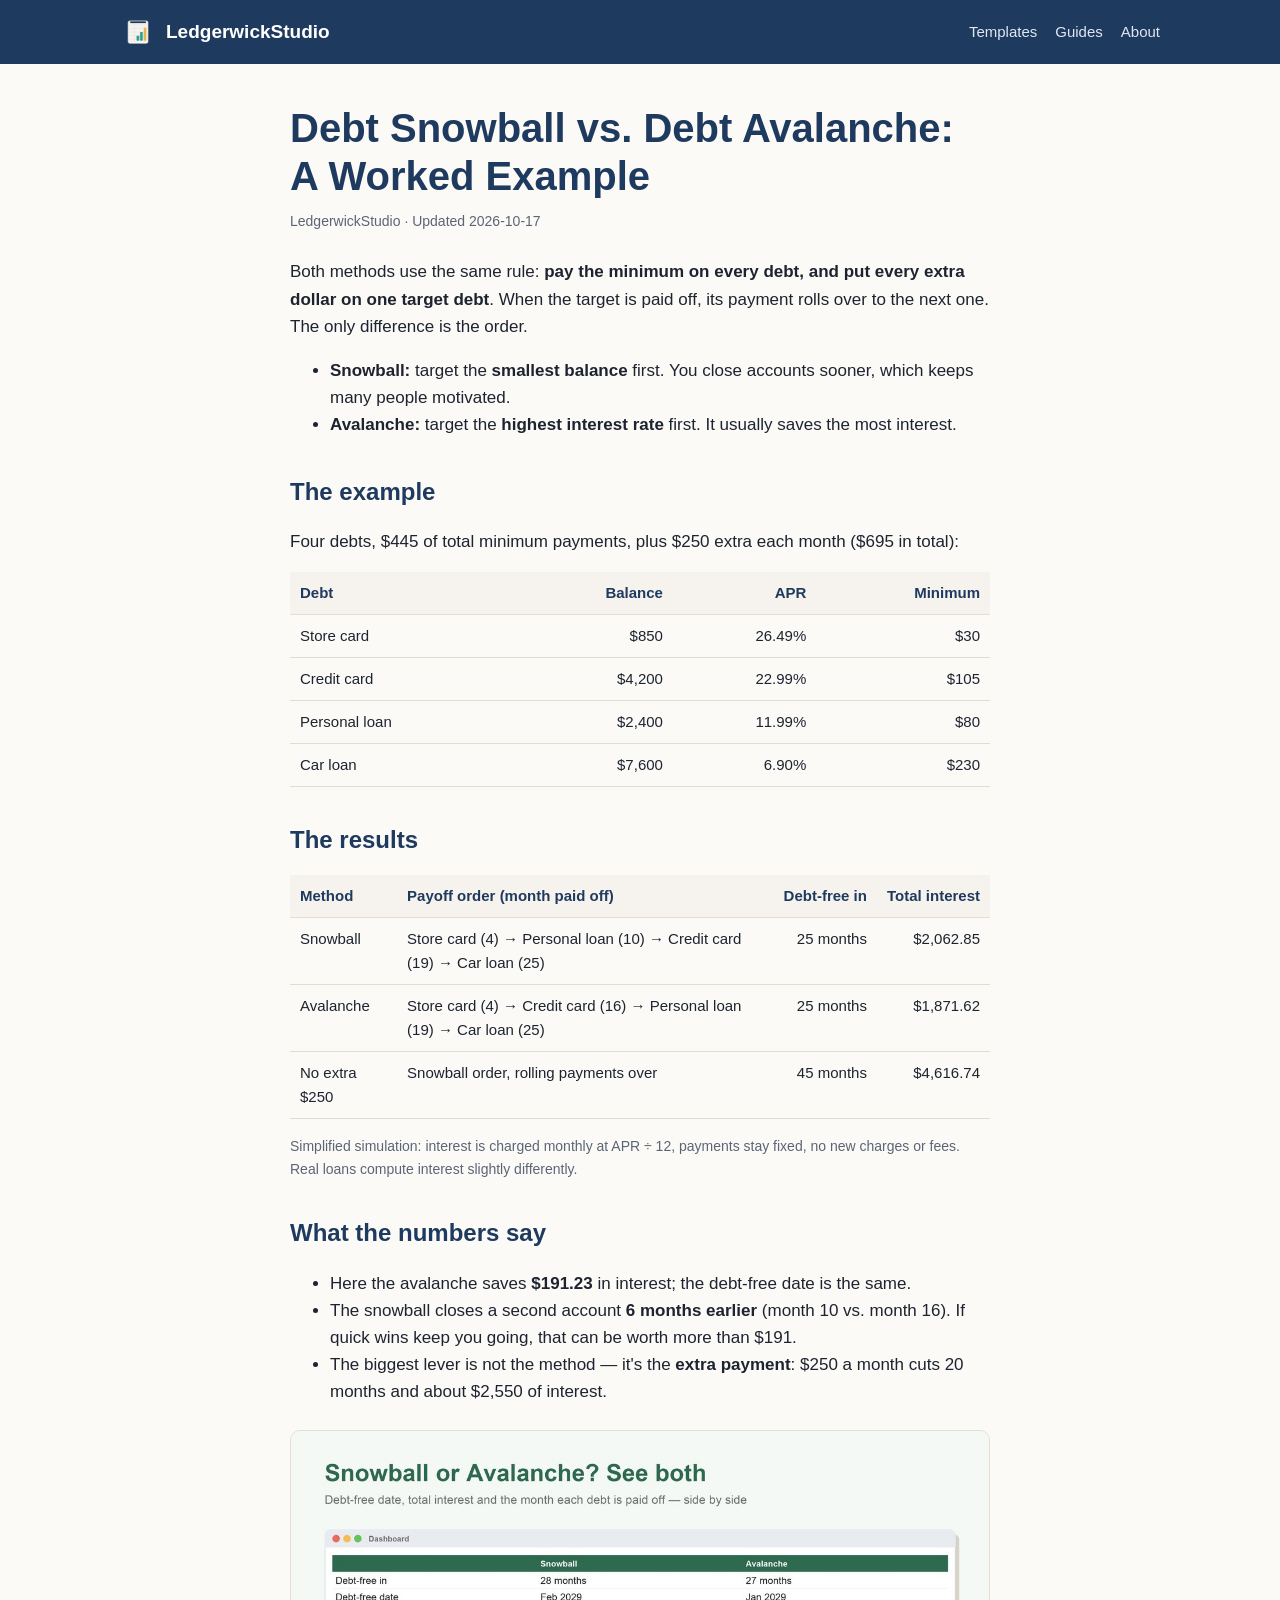
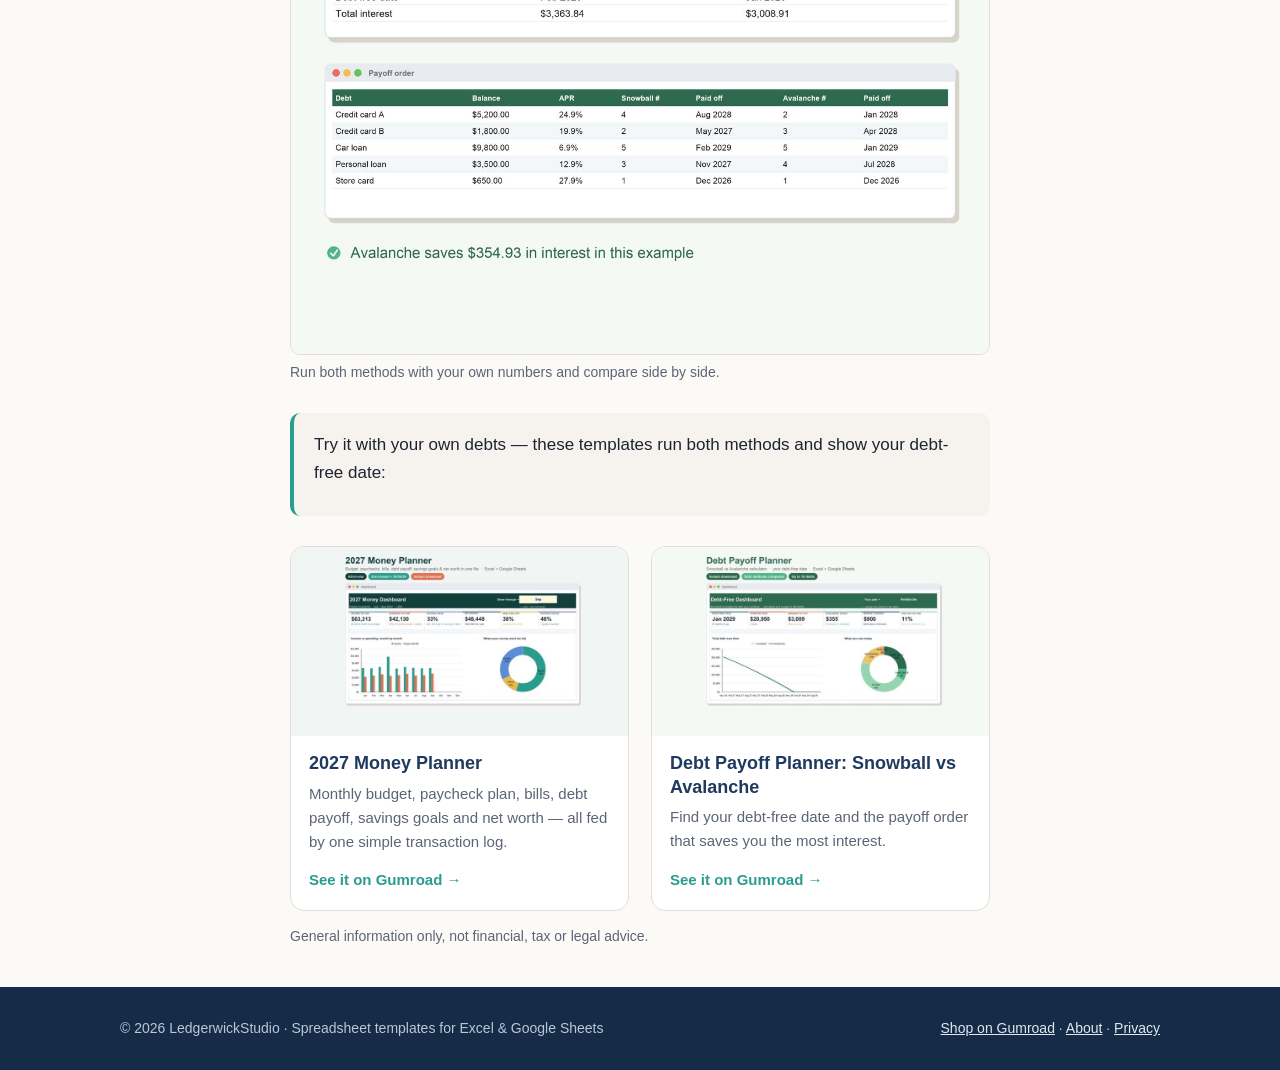
<file: guides/debt-snowball-vs-avalanche.html>
<!doctype html>
<html lang="en">
<head>
<meta charset="utf-8">
<meta name="viewport" content="width=device-width,initial-scale=1">
<title>Debt Snowball vs. Debt Avalanche: A Worked Example | LedgerwickStudio</title>
<meta name="description" content="How the debt snowball and debt avalanche methods work, with a worked example of four debts: months to debt-free and total interest for each.">
<link rel="canonical" href="https://ledgerwickstudio.github.io/guides/debt-snowball-vs-avalanche.html">
<meta name="p:domain_verify" content="3e521c9acbca10e75b2e6d34b72f88f6">
<meta property="og:type" content="article">
<meta property="og:site_name" content="LedgerwickStudio">
<meta property="og:title" content="Debt Snowball vs. Debt Avalanche: A Worked Example | LedgerwickStudio">
<meta property="og:description" content="How the debt snowball and debt avalanche methods work, with a worked example of four debts: months to debt-free and total interest for each.">
<meta property="og:url" content="https://ledgerwickstudio.github.io/guides/debt-snowball-vs-avalanche.html">
<meta property="og:image" content="https://ledgerwickstudio.github.io/assets/og.jpg">
<meta name="twitter:card" content="summary_large_image">
<link rel="icon" href="../assets/favicon.png">
<link rel="stylesheet" href="../assets/style.css">
</head>
<body>
<header class="top"><div class="wrap">
<a class="brand" href="../"><img src="../assets/logo.png" alt="" width="36" height="36">LedgerwickStudio</a>
<nav><a href="../#templates">Templates</a><a href="../guides/">Guides</a><a href="../about.html">About</a></nav>
</div></header>
<div class="wrap narrow"><article><h1>Debt Snowball vs. Debt Avalanche: A Worked Example</h1><div class="meta">LedgerwickStudio · Updated 2026-10-17</div>
<p>Both methods use the same rule: <b>pay the minimum on every debt, and put every extra dollar on one target debt</b>. When the target is paid off, its payment rolls over to the next one. The only difference is the order.</p>
<ul>
<li><b>Snowball:</b> target the <b>smallest balance</b> first. You close accounts sooner, which keeps many people motivated.</li>
<li><b>Avalanche:</b> target the <b>highest interest rate</b> first. It usually saves the most interest.</li>
</ul>
<h2>The example</h2>
<p>Four debts, $445 of total minimum payments, plus $250 extra each month ($695 in total):</p>
<div class="tw"><table><tr><th>Debt</th><th class="n">Balance</th><th class="n">APR</th><th class="n">Minimum</th></tr>
<tr><td>Store card</td><td class="n">$850</td><td class="n">26.49%</td><td class="n">$30</td></tr>
<tr><td>Credit card</td><td class="n">$4,200</td><td class="n">22.99%</td><td class="n">$105</td></tr>
<tr><td>Personal loan</td><td class="n">$2,400</td><td class="n">11.99%</td><td class="n">$80</td></tr>
<tr><td>Car loan</td><td class="n">$7,600</td><td class="n">6.90%</td><td class="n">$230</td></tr></table></div>
<h2>The results</h2>
<div class="tw"><table><tr><th>Method</th><th>Payoff order (month paid off)</th><th class="n">Debt-free in</th><th class="n">Total interest</th></tr>
<tr><td>Snowball</td><td>Store card (4) → Personal loan (10) → Credit card (19) → Car loan (25)</td><td class="n">25 months</td><td class="n">$2,062.85</td></tr>
<tr><td>Avalanche</td><td>Store card (4) → Credit card (16) → Personal loan (19) → Car loan (25)</td><td class="n">25 months</td><td class="n">$1,871.62</td></tr>
<tr><td>No extra $250</td><td>Snowball order, rolling payments over</td><td class="n">45 months</td><td class="n">$4,616.74</td></tr></table></div>
<p class="note">Simplified simulation: interest is charged monthly at APR ÷ 12, payments stay fixed, no new charges or fees. Real loans compute interest slightly differently.</p>
<h2>What the numbers say</h2>
<ul>
<li>Here the avalanche saves <b>$191.23</b> in interest; the debt-free date is the same.</li>
<li>The snowball closes a second account <b>6 months earlier</b> (month 10 vs. month 16). If quick wins keep you going, that can be worth more than $191.</li>
<li>The biggest lever is not the method — it's the <b>extra payment</b>: $250 a month cuts 20 months and about $2,550 of interest.</li>
</ul>
<figure><img src="../assets/img/g-05-02-compare.jpg" alt="Snowball vs avalanche comparison" loading="lazy"><figcaption>Run both methods with your own numbers and compare side by side.</figcaption></figure>
<div class="cta"><p>Try it with your own debts — these templates run both methods and show your debt-free date:</p></div><div class="grid"><a class="card" href="https://ledgerwickstudio.gumroad.com/l/wzydnf"><img src="../assets/img/13.jpg" alt="2027 Money Planner preview" width="800" height="450" loading="lazy"><div class="body"><h4>2027 Money Planner</h4><p>Monthly budget, paycheck plan, bills, debt payoff, savings goals and net worth — all fed by one simple transaction log.</p><span class="go">See it on Gumroad →</span></div></a><a class="card" href="https://ledgerwickstudio.gumroad.com/l/rxkace"><img src="../assets/img/05.jpg" alt="Debt Payoff Planner: Snowball vs Avalanche preview" width="800" height="450" loading="lazy"><div class="body"><h4>Debt Payoff Planner: Snowball vs Avalanche</h4><p>Find your debt-free date and the payoff order that saves you the most interest.</p><span class="go">See it on Gumroad →</span></div></a></div>
<p class="note">General information only, not financial, tax or legal advice.</p></article></div>
<footer><div class="wrap">
<div>© 2026 LedgerwickStudio · Spreadsheet templates for Excel &amp; Google Sheets</div>
<div><a href="https://ledgerwickstudio.gumroad.com">Shop on Gumroad</a> · <a href="../about.html">About</a> · <a href="../privacy.html">Privacy</a></div>
</div></footer>
</body>
</html>
</file>
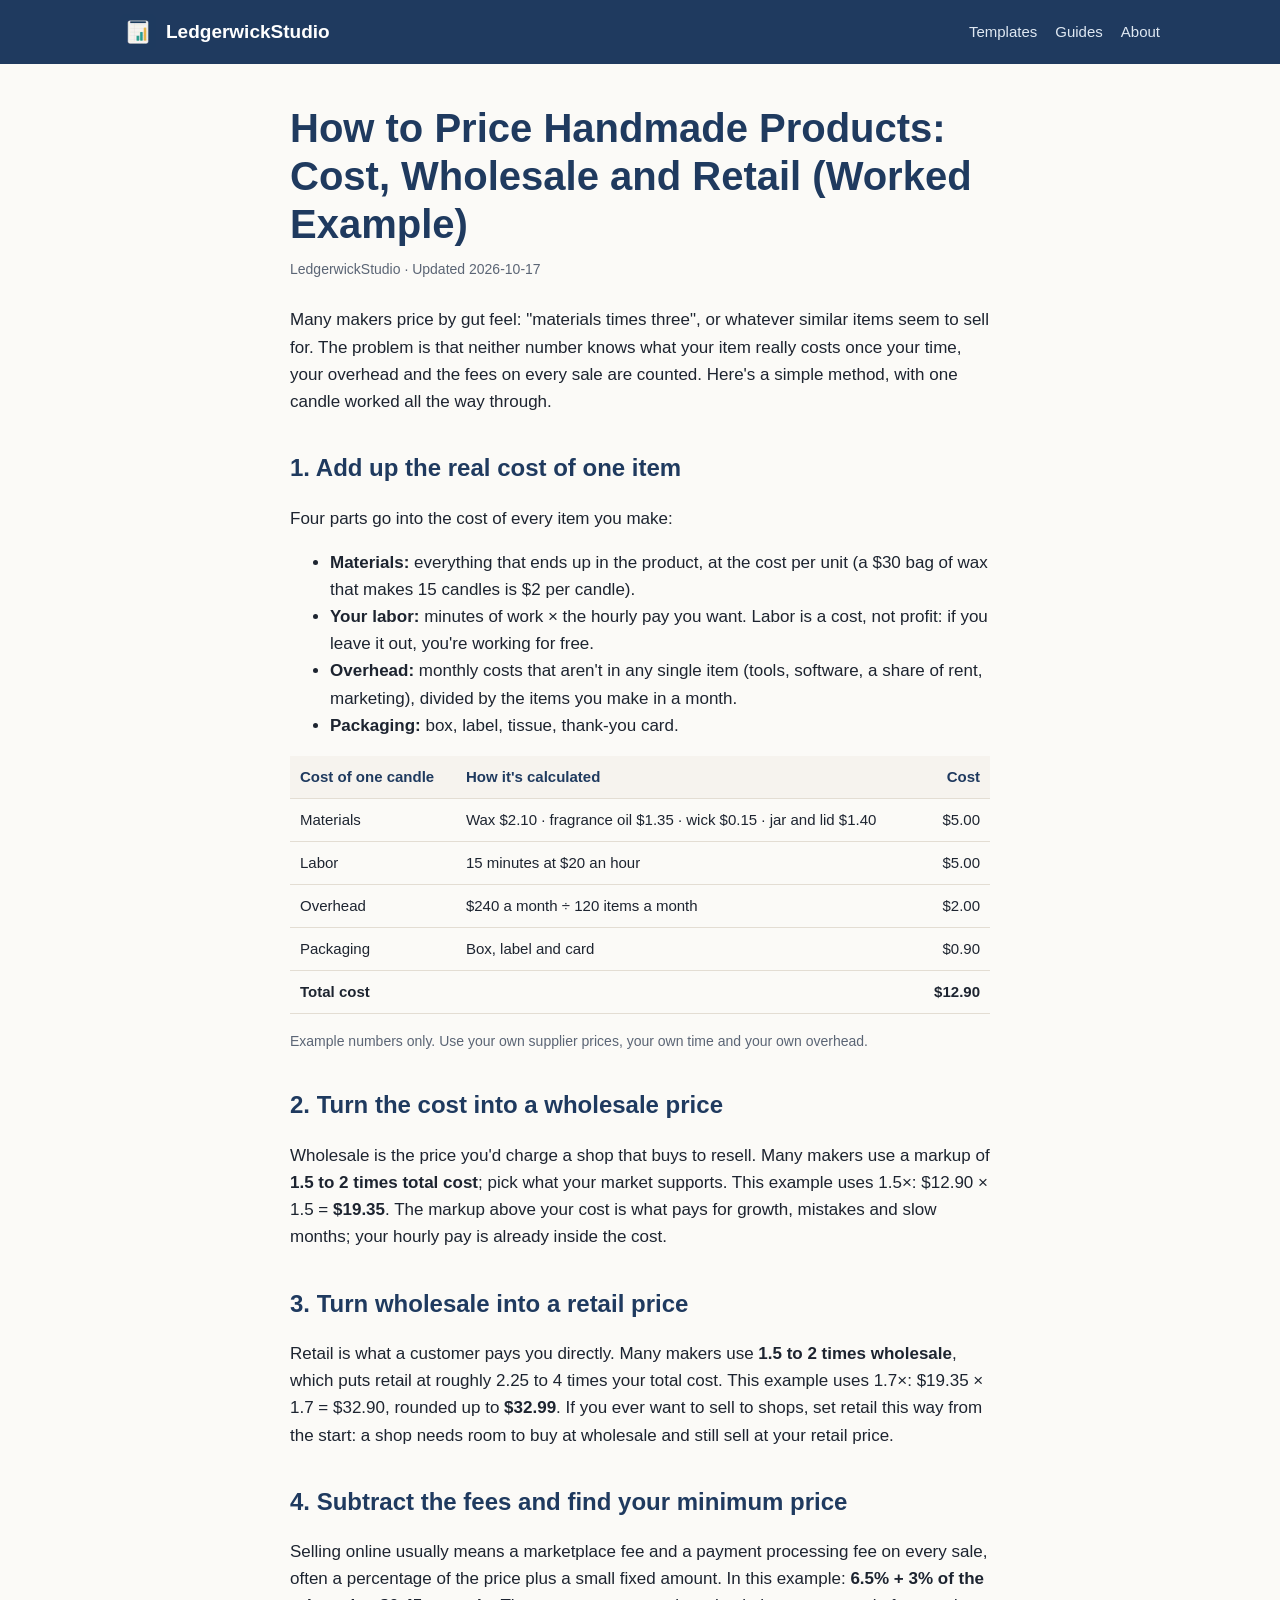
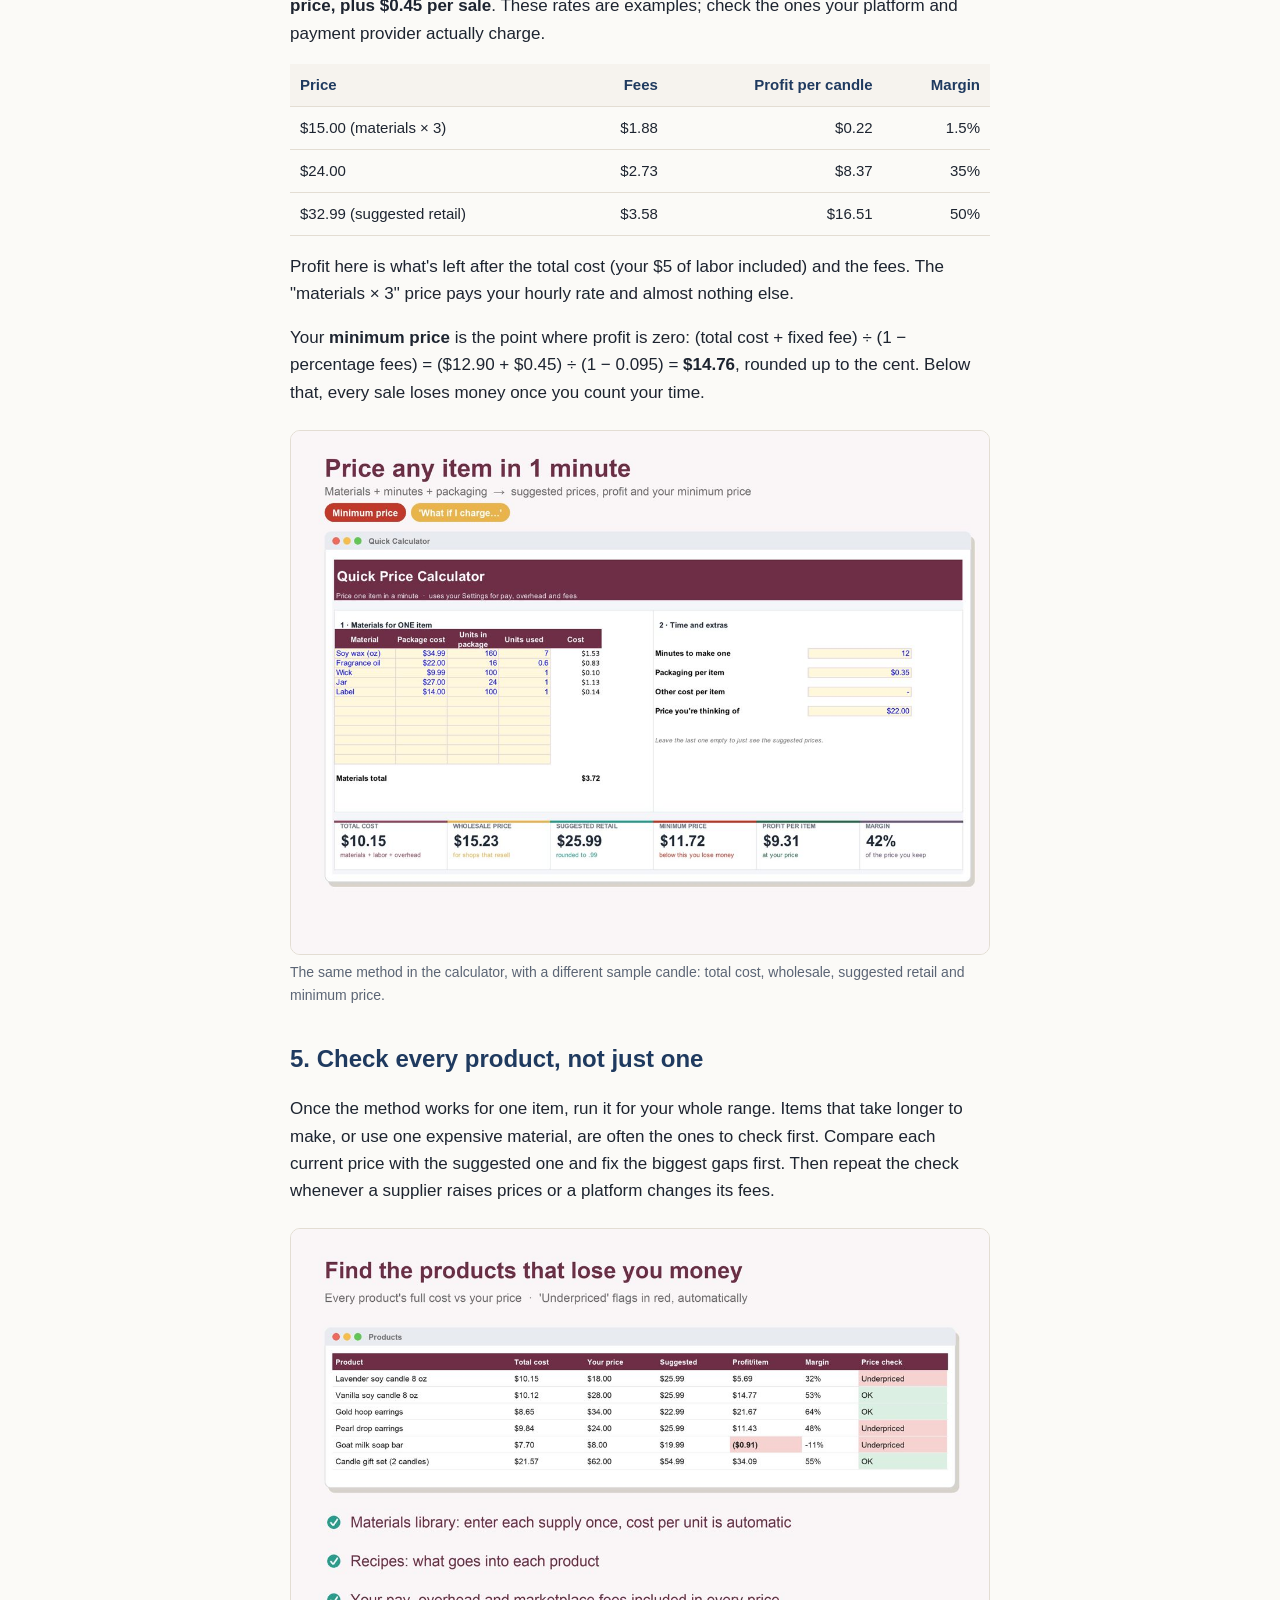
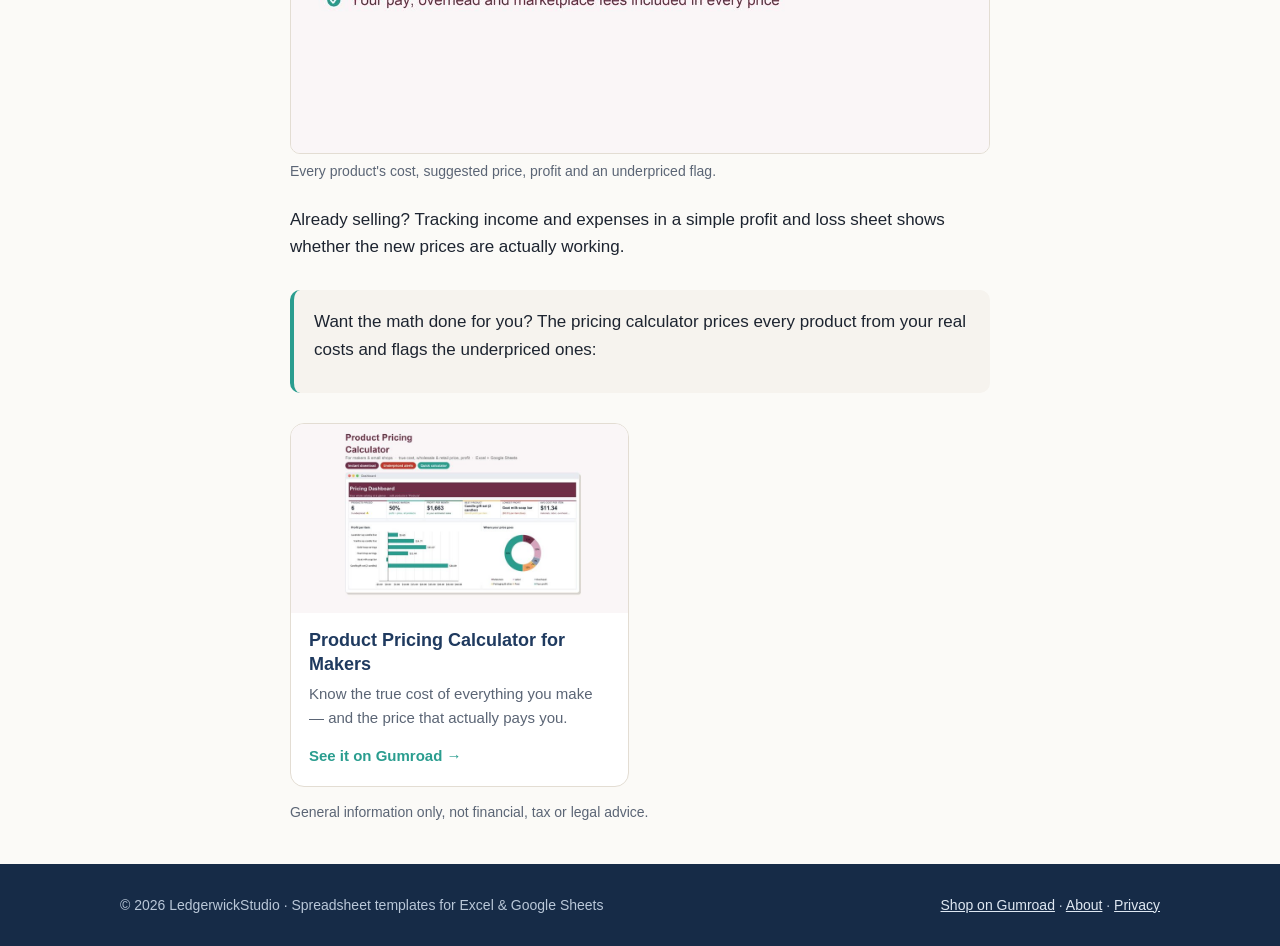
<file: guides/how-to-price-handmade-products.html>
<!doctype html>
<html lang="en">
<head>
<meta charset="utf-8">
<meta name="viewport" content="width=device-width,initial-scale=1">
<title>How to Price Handmade Products: Cost, Wholesale and Retail (Worked Example) | LedgerwickStudio</title>
<meta name="description" content="Add up materials, your time, overhead and packaging, then turn that cost into a wholesale price, a retail price and a minimum price, with a candle example.">
<link rel="canonical" href="https://ledgerwickstudio.github.io/guides/how-to-price-handmade-products.html">
<meta name="p:domain_verify" content="3e521c9acbca10e75b2e6d34b72f88f6">
<meta property="og:type" content="article">
<meta property="og:site_name" content="LedgerwickStudio">
<meta property="og:title" content="How to Price Handmade Products: Cost, Wholesale and Retail (Worked Example) | LedgerwickStudio">
<meta property="og:description" content="Add up materials, your time, overhead and packaging, then turn that cost into a wholesale price, a retail price and a minimum price, with a candle example.">
<meta property="og:url" content="https://ledgerwickstudio.github.io/guides/how-to-price-handmade-products.html">
<meta property="og:image" content="https://ledgerwickstudio.github.io/assets/og.jpg">
<meta name="twitter:card" content="summary_large_image">
<link rel="icon" href="../assets/favicon.png">
<link rel="stylesheet" href="../assets/style.css">
</head>
<body>
<header class="top"><div class="wrap">
<a class="brand" href="../"><img src="../assets/logo.png" alt="" width="36" height="36">LedgerwickStudio</a>
<nav><a href="../#templates">Templates</a><a href="../guides/">Guides</a><a href="../about.html">About</a></nav>
</div></header>
<div class="wrap narrow"><article><h1>How to Price Handmade Products: Cost, Wholesale and Retail (Worked Example)</h1><div class="meta">LedgerwickStudio · Updated 2026-10-17</div>
<p>Many makers price by gut feel: "materials times three", or whatever similar items seem to sell for. The problem is that neither number knows what your item really costs once your time, your overhead and the fees on every sale are counted. Here's a simple method, with one candle worked all the way through.</p>
<h2>1. Add up the real cost of one item</h2>
<p>Four parts go into the cost of every item you make:</p>
<ul>
<li><b>Materials:</b> everything that ends up in the product, at the cost per unit (a $30 bag of wax that makes 15 candles is $2 per candle).</li>
<li><b>Your labor:</b> minutes of work × the hourly pay you want. Labor is a cost, not profit: if you leave it out, you're working for free.</li>
<li><b>Overhead:</b> monthly costs that aren't in any single item (tools, software, a share of rent, marketing), divided by the items you make in a month.</li>
<li><b>Packaging:</b> box, label, tissue, thank-you card.</li>
</ul>
<div class="tw"><table><tr><th>Cost of one candle</th><th>How it's calculated</th><th class="n">Cost</th></tr>
<tr><td>Materials</td><td>Wax $2.10 · fragrance oil $1.35 · wick $0.15 · jar and lid $1.40</td><td class="n">$5.00</td></tr>
<tr><td>Labor</td><td>15 minutes at $20 an hour</td><td class="n">$5.00</td></tr>
<tr><td>Overhead</td><td>$240 a month ÷ 120 items a month</td><td class="n">$2.00</td></tr>
<tr><td>Packaging</td><td>Box, label and card</td><td class="n">$0.90</td></tr>
<tr><td><b>Total cost</b></td><td></td><td class="n"><b>$12.90</b></td></tr></table></div>
<p class="note">Example numbers only. Use your own supplier prices, your own time and your own overhead.</p>
<h2>2. Turn the cost into a wholesale price</h2>
<p>Wholesale is the price you'd charge a shop that buys to resell. Many makers use a markup of <b>1.5 to 2 times total cost</b>; pick what your market supports. This example uses 1.5×: $12.90 × 1.5 = <b>$19.35</b>. The markup above your cost is what pays for growth, mistakes and slow months; your hourly pay is already inside the cost.</p>
<h2>3. Turn wholesale into a retail price</h2>
<p>Retail is what a customer pays you directly. Many makers use <b>1.5 to 2 times wholesale</b>, which puts retail at roughly 2.25 to 4 times your total cost. This example uses 1.7×: $19.35 × 1.7 = $32.90, rounded up to <b>$32.99</b>. If you ever want to sell to shops, set retail this way from the start: a shop needs room to buy at wholesale and still sell at your retail price.</p>
<h2>4. Subtract the fees and find your minimum price</h2>
<p>Selling online usually means a marketplace fee and a payment processing fee on every sale, often a percentage of the price plus a small fixed amount. In this example: <b>6.5% + 3% of the price, plus $0.45 per sale</b>. These rates are examples; check the ones your platform and payment provider actually charge.</p>
<div class="tw"><table><tr><th>Price</th><th class="n">Fees</th><th class="n">Profit per candle</th><th class="n">Margin</th></tr>
<tr><td>$15.00 (materials × 3)</td><td class="n">$1.88</td><td class="n">$0.22</td><td class="n">1.5%</td></tr>
<tr><td>$24.00</td><td class="n">$2.73</td><td class="n">$8.37</td><td class="n">35%</td></tr>
<tr><td>$32.99 (suggested retail)</td><td class="n">$3.58</td><td class="n">$16.51</td><td class="n">50%</td></tr></table></div>
<p>Profit here is what's left after the total cost (your $5 of labor included) and the fees. The "materials × 3" price pays your hourly rate and almost nothing else.</p>
<p>Your <b>minimum price</b> is the point where profit is zero: (total cost + fixed fee) ÷ (1 − percentage fees) = ($12.90 + $0.45) ÷ (1 − 0.095) = <b>$14.76</b>, rounded up to the cent. Below that, every sale loses money once you count your time.</p>
<figure><img src="../assets/img/g-07-02-quick-calculator.jpg" alt="Quick pricing calculator with total cost, wholesale, retail and minimum price" loading="lazy"><figcaption>The same method in the calculator, with a different sample candle: total cost, wholesale, suggested retail and minimum price.</figcaption></figure>
<h2>5. Check every product, not just one</h2>
<p>Once the method works for one item, run it for your whole range. Items that take longer to make, or use one expensive material, are often the ones to check first. Compare each current price with the suggested one and fix the biggest gaps first. Then repeat the check whenever a supplier raises prices or a platform changes its fees.</p>
<figure><img src="../assets/img/g-07-03-products.jpg" alt="Product list with total cost, suggested price and underpriced flags" loading="lazy"><figcaption>Every product&#x27;s cost, suggested price, profit and an underpriced flag.</figcaption></figure>
<p>Already selling? Tracking income and expenses in a simple profit and loss sheet shows whether the new prices are actually working.</p>
<div class="cta"><p>Want the math done for you? The pricing calculator prices every product from your real costs and flags the underpriced ones:</p></div><div class="grid"><a class="card" href="https://ledgerwickstudio.gumroad.com/l/gbacb"><img src="../assets/img/07.jpg" alt="Product Pricing Calculator for Makers preview" width="800" height="450" loading="lazy"><div class="body"><h4>Product Pricing Calculator for Makers</h4><p>Know the true cost of everything you make — and the price that actually pays you.</p><span class="go">See it on Gumroad →</span></div></a></div>
<p class="note">General information only, not financial, tax or legal advice.</p></article></div>
<footer><div class="wrap">
<div>© 2026 LedgerwickStudio · Spreadsheet templates for Excel &amp; Google Sheets</div>
<div><a href="https://ledgerwickstudio.gumroad.com">Shop on Gumroad</a> · <a href="../about.html">About</a> · <a href="../privacy.html">Privacy</a></div>
</div></footer>
</body>
</html>
</file>
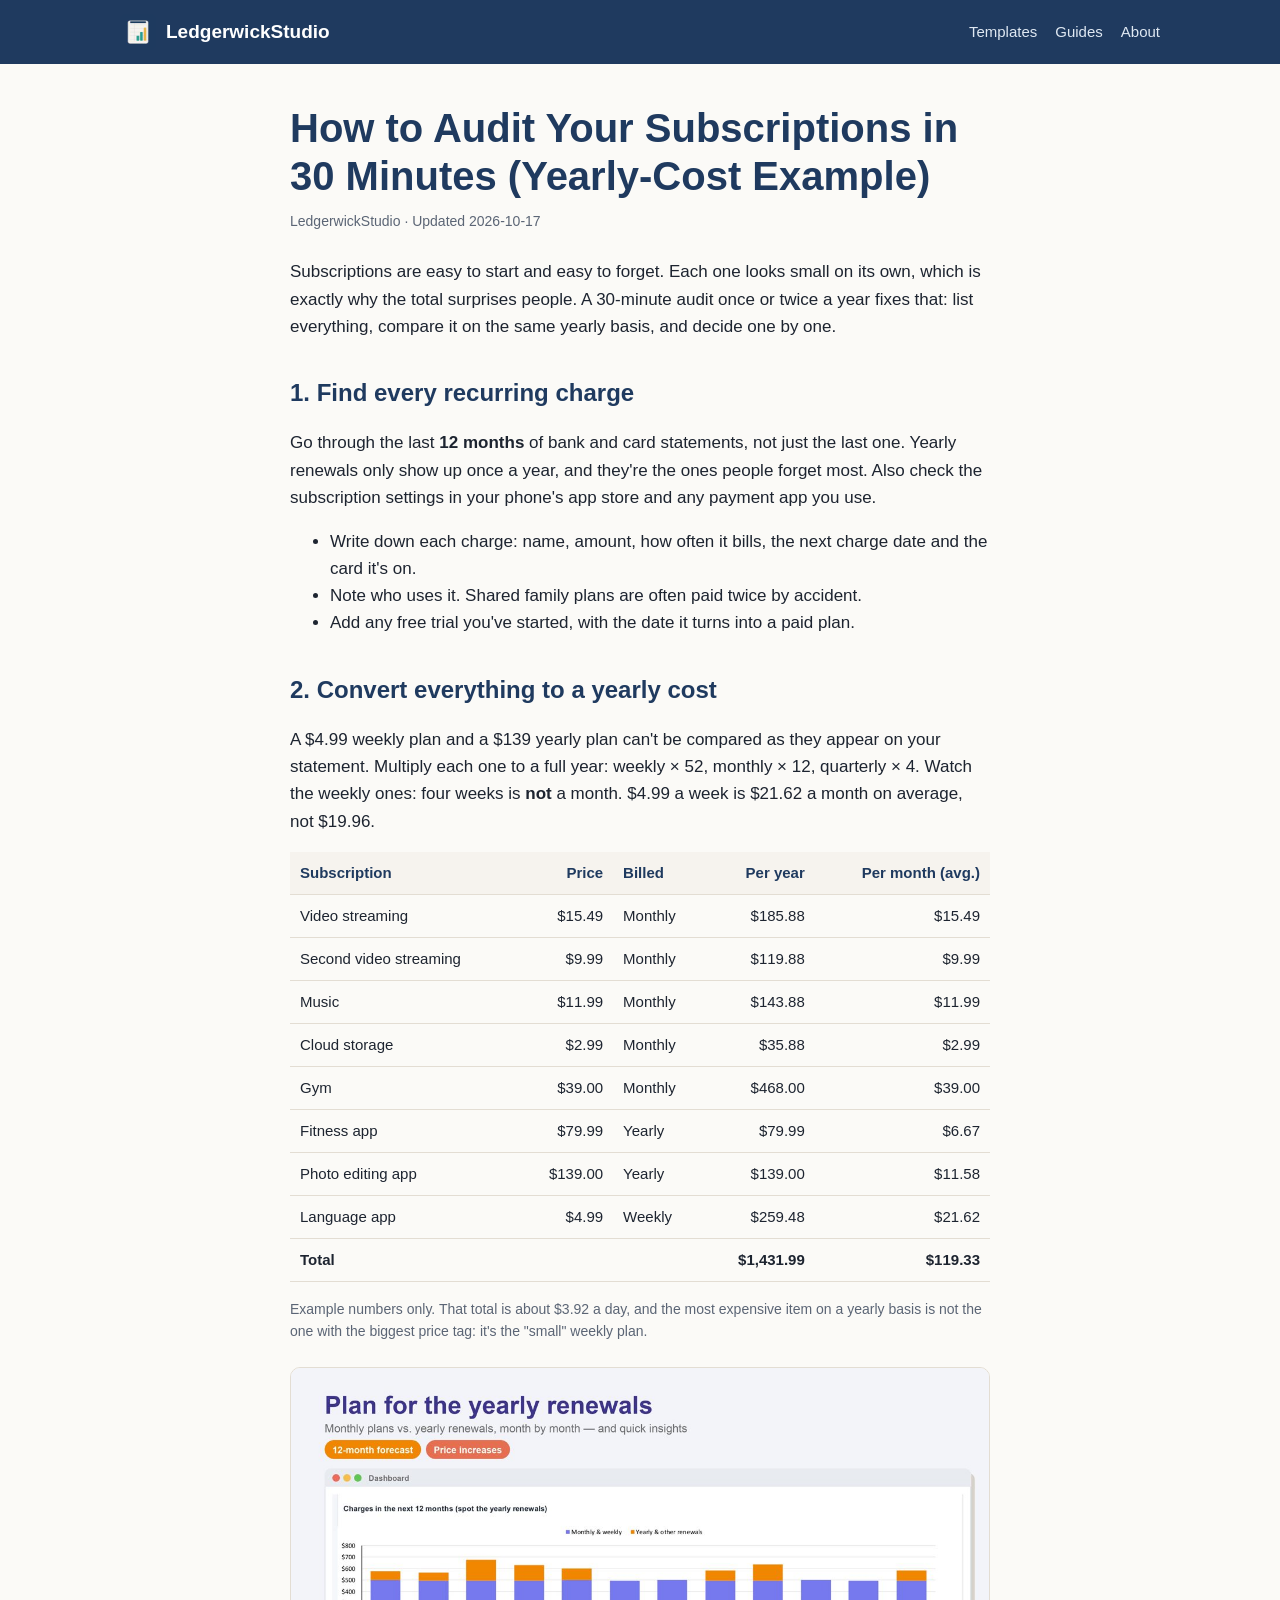
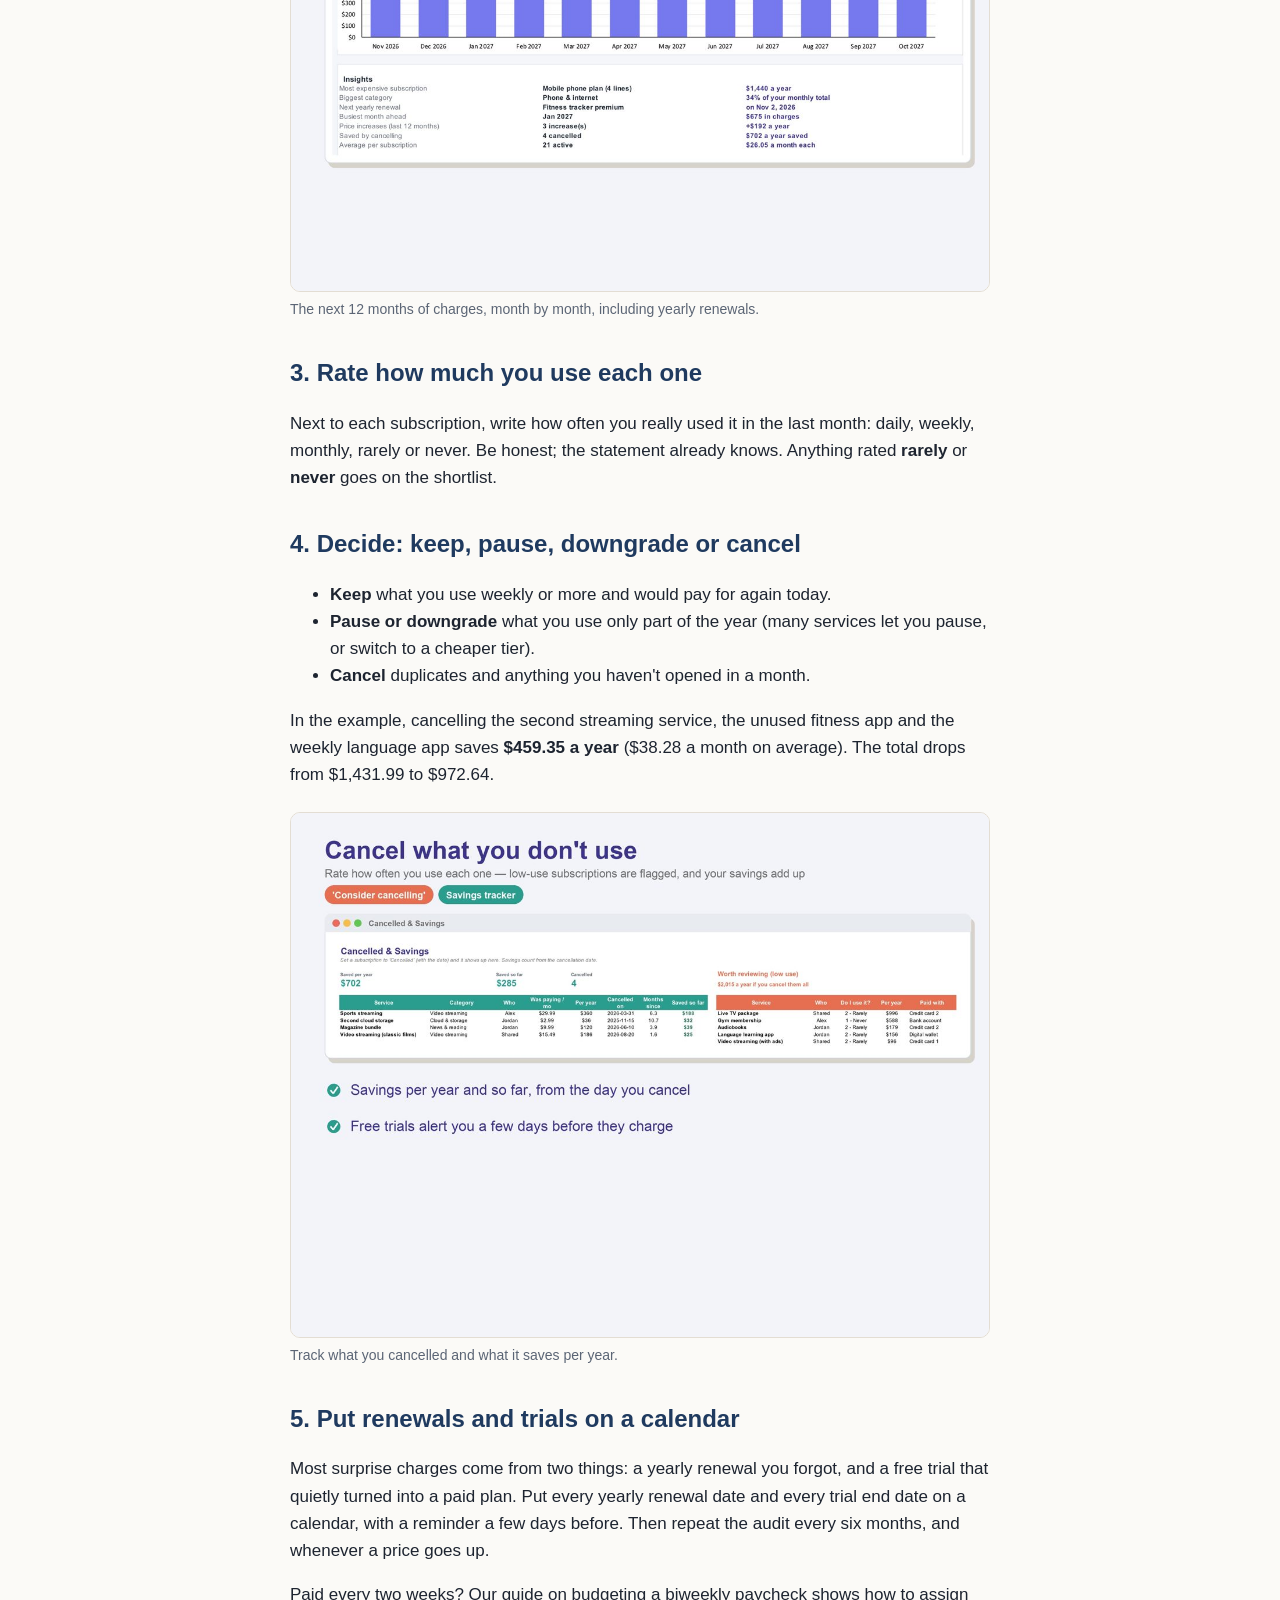
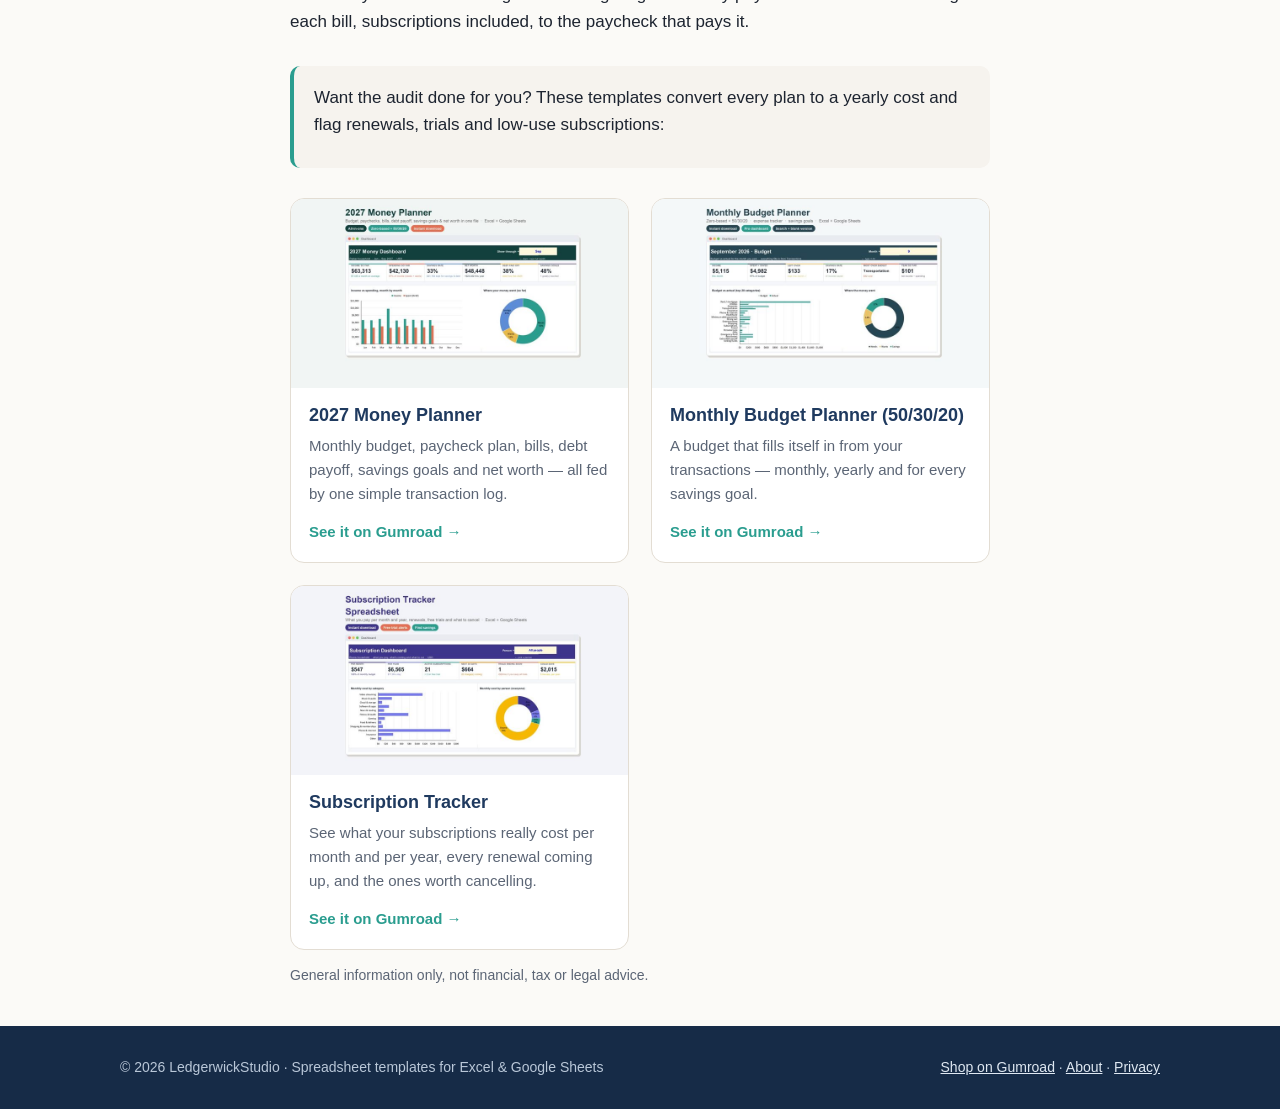
<file: guides/subscription-audit-yearly-cost.html>
<!doctype html>
<html lang="en">
<head>
<meta charset="utf-8">
<meta name="viewport" content="width=device-width,initial-scale=1">
<title>How to Audit Your Subscriptions in 30 Minutes (Yearly-Cost Example) | LedgerwickStudio</title>
<meta name="description" content="Find every recurring charge, convert each one to a yearly cost, and decide what to keep, pause or cancel, with a worked example of eight subscriptions.">
<link rel="canonical" href="https://ledgerwickstudio.github.io/guides/subscription-audit-yearly-cost.html">
<meta name="p:domain_verify" content="3e521c9acbca10e75b2e6d34b72f88f6">
<meta property="og:type" content="article">
<meta property="og:site_name" content="LedgerwickStudio">
<meta property="og:title" content="How to Audit Your Subscriptions in 30 Minutes (Yearly-Cost Example) | LedgerwickStudio">
<meta property="og:description" content="Find every recurring charge, convert each one to a yearly cost, and decide what to keep, pause or cancel, with a worked example of eight subscriptions.">
<meta property="og:url" content="https://ledgerwickstudio.github.io/guides/subscription-audit-yearly-cost.html">
<meta property="og:image" content="https://ledgerwickstudio.github.io/assets/og.jpg">
<meta name="twitter:card" content="summary_large_image">
<link rel="icon" href="../assets/favicon.png">
<link rel="stylesheet" href="../assets/style.css">
</head>
<body>
<header class="top"><div class="wrap">
<a class="brand" href="../"><img src="../assets/logo.png" alt="" width="36" height="36">LedgerwickStudio</a>
<nav><a href="../#templates">Templates</a><a href="../guides/">Guides</a><a href="../about.html">About</a></nav>
</div></header>
<div class="wrap narrow"><article><h1>How to Audit Your Subscriptions in 30 Minutes (Yearly-Cost Example)</h1><div class="meta">LedgerwickStudio · Updated 2026-10-17</div>
<p>Subscriptions are easy to start and easy to forget. Each one looks small on its own, which is exactly why the total surprises people. A 30-minute audit once or twice a year fixes that: list everything, compare it on the same yearly basis, and decide one by one.</p>
<h2>1. Find every recurring charge</h2>
<p>Go through the last <b>12 months</b> of bank and card statements, not just the last one. Yearly renewals only show up once a year, and they're the ones people forget most. Also check the subscription settings in your phone's app store and any payment app you use.</p>
<ul>
<li>Write down each charge: name, amount, how often it bills, the next charge date and the card it's on.</li>
<li>Note who uses it. Shared family plans are often paid twice by accident.</li>
<li>Add any free trial you've started, with the date it turns into a paid plan.</li>
</ul>
<h2>2. Convert everything to a yearly cost</h2>
<p>A $4.99 weekly plan and a $139 yearly plan can't be compared as they appear on your statement. Multiply each one to a full year: weekly × 52, monthly × 12, quarterly × 4. Watch the weekly ones: four weeks is <b>not</b> a month. $4.99 a week is $21.62 a month on average, not $19.96.</p>
<div class="tw"><table><tr><th>Subscription</th><th class="n">Price</th><th>Billed</th><th class="n">Per year</th><th class="n">Per month (avg.)</th></tr>
<tr><td>Video streaming</td><td class="n">$15.49</td><td>Monthly</td><td class="n">$185.88</td><td class="n">$15.49</td></tr>
<tr><td>Second video streaming</td><td class="n">$9.99</td><td>Monthly</td><td class="n">$119.88</td><td class="n">$9.99</td></tr>
<tr><td>Music</td><td class="n">$11.99</td><td>Monthly</td><td class="n">$143.88</td><td class="n">$11.99</td></tr>
<tr><td>Cloud storage</td><td class="n">$2.99</td><td>Monthly</td><td class="n">$35.88</td><td class="n">$2.99</td></tr>
<tr><td>Gym</td><td class="n">$39.00</td><td>Monthly</td><td class="n">$468.00</td><td class="n">$39.00</td></tr>
<tr><td>Fitness app</td><td class="n">$79.99</td><td>Yearly</td><td class="n">$79.99</td><td class="n">$6.67</td></tr>
<tr><td>Photo editing app</td><td class="n">$139.00</td><td>Yearly</td><td class="n">$139.00</td><td class="n">$11.58</td></tr>
<tr><td>Language app</td><td class="n">$4.99</td><td>Weekly</td><td class="n">$259.48</td><td class="n">$21.62</td></tr>
<tr><td><b>Total</b></td><td></td><td></td><td class="n"><b>$1,431.99</b></td><td class="n"><b>$119.33</b></td></tr></table></div>
<p class="note">Example numbers only. That total is about $3.92 a day, and the most expensive item on a yearly basis is not the one with the biggest price tag: it's the "small" weekly plan.</p>
<figure><img src="../assets/img/g-12-03-next-12-months.jpg" alt="Subscription costs for the next 12 months" loading="lazy"><figcaption>The next 12 months of charges, month by month, including yearly renewals.</figcaption></figure>
<h2>3. Rate how much you use each one</h2>
<p>Next to each subscription, write how often you really used it in the last month: daily, weekly, monthly, rarely or never. Be honest; the statement already knows. Anything rated <b>rarely</b> or <b>never</b> goes on the shortlist.</p>
<h2>4. Decide: keep, pause, downgrade or cancel</h2>
<ul>
<li><b>Keep</b> what you use weekly or more and would pay for again today.</li>
<li><b>Pause or downgrade</b> what you use only part of the year (many services let you pause, or switch to a cheaper tier).</li>
<li><b>Cancel</b> duplicates and anything you haven't opened in a month.</li>
</ul>
<p>In the example, cancelling the second streaming service, the unused fitness app and the weekly language app saves <b>$459.35 a year</b> ($38.28 a month on average). The total drops from $1,431.99 to $972.64.</p>
<figure><img src="../assets/img/g-12-04-cancel-and-save.jpg" alt="Cancelled subscriptions and yearly savings" loading="lazy"><figcaption>Track what you cancelled and what it saves per year.</figcaption></figure>
<h2>5. Put renewals and trials on a calendar</h2>
<p>Most surprise charges come from two things: a yearly renewal you forgot, and a free trial that quietly turned into a paid plan. Put every yearly renewal date and every trial end date on a calendar, with a reminder a few days before. Then repeat the audit every six months, and whenever a price goes up.</p>
<p>Paid every two weeks? Our guide on budgeting a biweekly paycheck shows how to assign each bill, subscriptions included, to the paycheck that pays it.</p>
<div class="cta"><p>Want the audit done for you? These templates convert every plan to a yearly cost and flag renewals, trials and low-use subscriptions:</p></div><div class="grid"><a class="card" href="https://ledgerwickstudio.gumroad.com/l/wzydnf"><img src="../assets/img/13.jpg" alt="2027 Money Planner preview" width="800" height="450" loading="lazy"><div class="body"><h4>2027 Money Planner</h4><p>Monthly budget, paycheck plan, bills, debt payoff, savings goals and net worth — all fed by one simple transaction log.</p><span class="go">See it on Gumroad →</span></div></a><a class="card" href="https://ledgerwickstudio.gumroad.com/l/edgguz"><img src="../assets/img/06.jpg" alt="Monthly Budget Planner (50/30/20) preview" width="800" height="450" loading="lazy"><div class="body"><h4>Monthly Budget Planner (50/30/20)</h4><p>A budget that fills itself in from your transactions — monthly, yearly and for every savings goal.</p><span class="go">See it on Gumroad →</span></div></a><a class="card" href="https://ledgerwickstudio.gumroad.com/l/ngaqo"><img src="../assets/img/12.jpg" alt="Subscription Tracker preview" width="800" height="450" loading="lazy"><div class="body"><h4>Subscription Tracker</h4><p>See what your subscriptions really cost per month and per year, every renewal coming up, and the ones worth cancelling.</p><span class="go">See it on Gumroad →</span></div></a></div>
<p class="note">General information only, not financial, tax or legal advice.</p></article></div>
<footer><div class="wrap">
<div>© 2026 LedgerwickStudio · Spreadsheet templates for Excel &amp; Google Sheets</div>
<div><a href="https://ledgerwickstudio.gumroad.com">Shop on Gumroad</a> · <a href="../about.html">About</a> · <a href="../privacy.html">Privacy</a></div>
</div></footer>
</body>
</html>
</file>
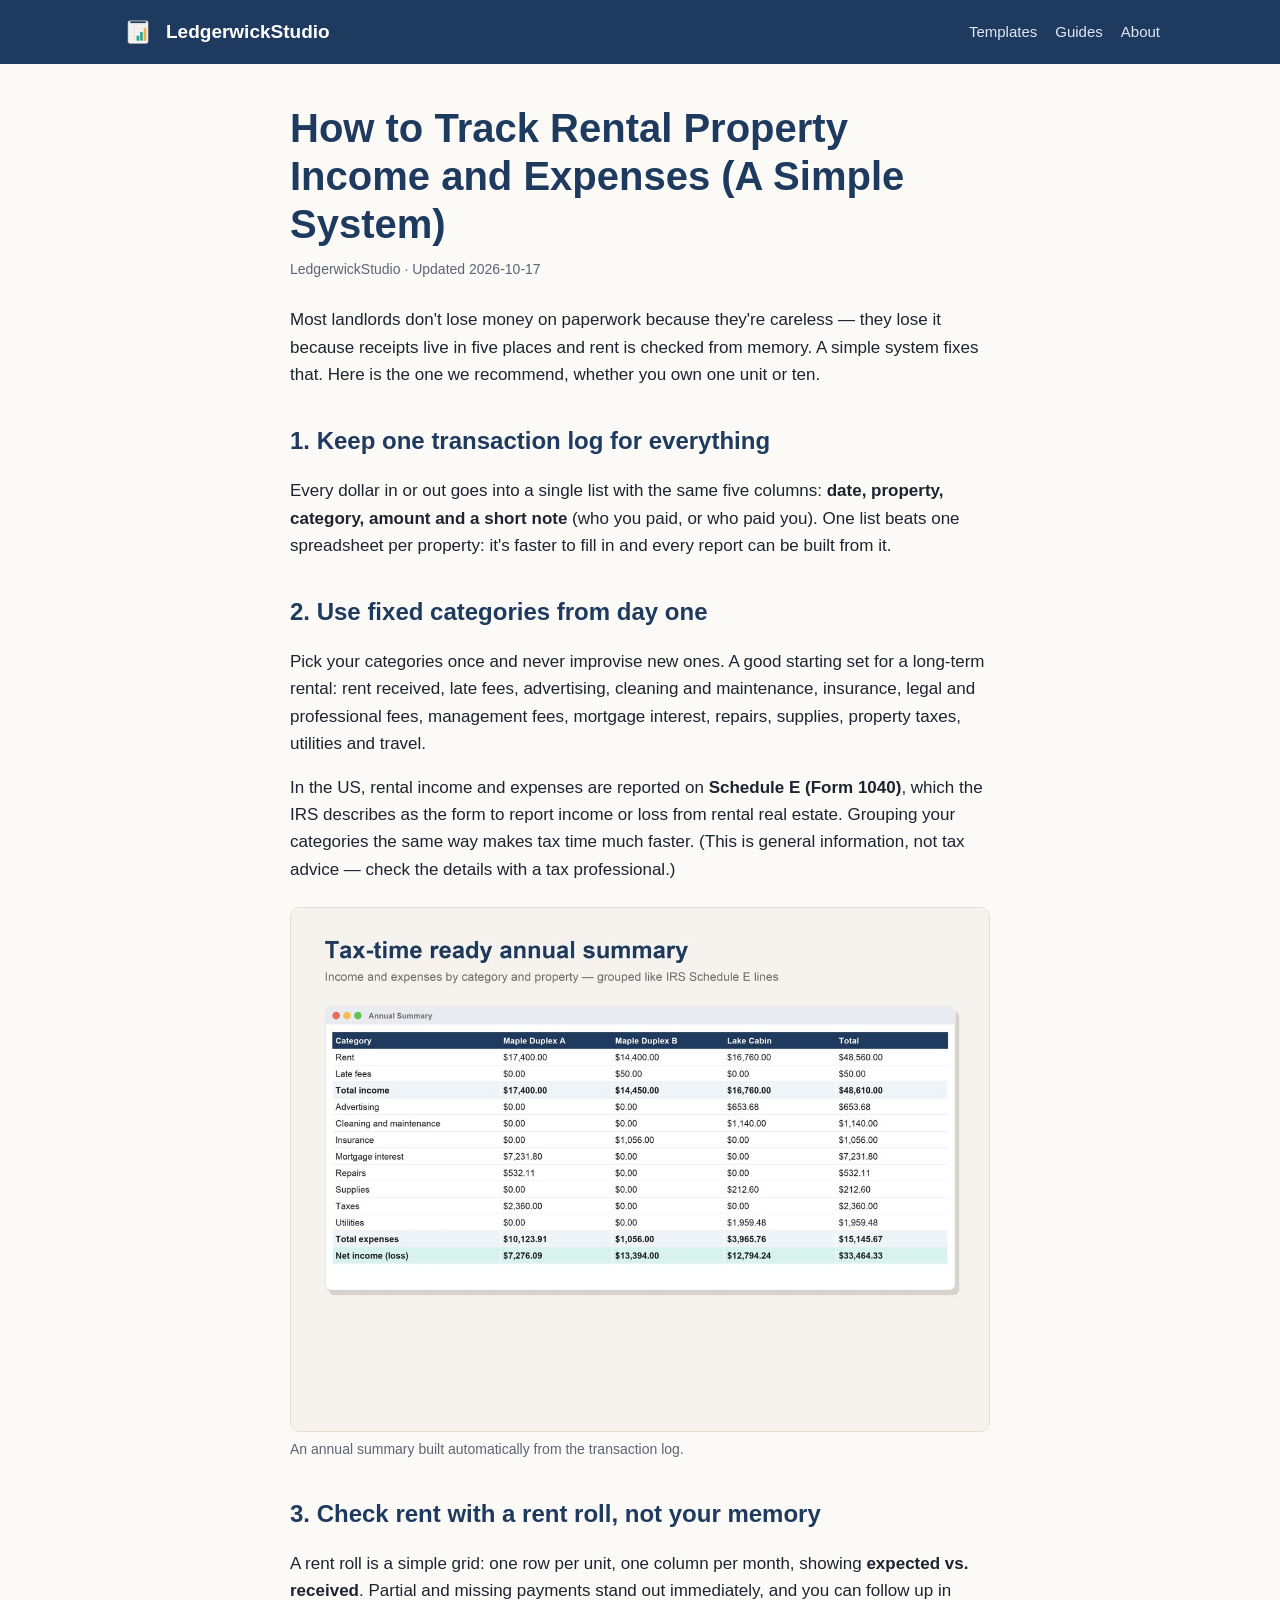
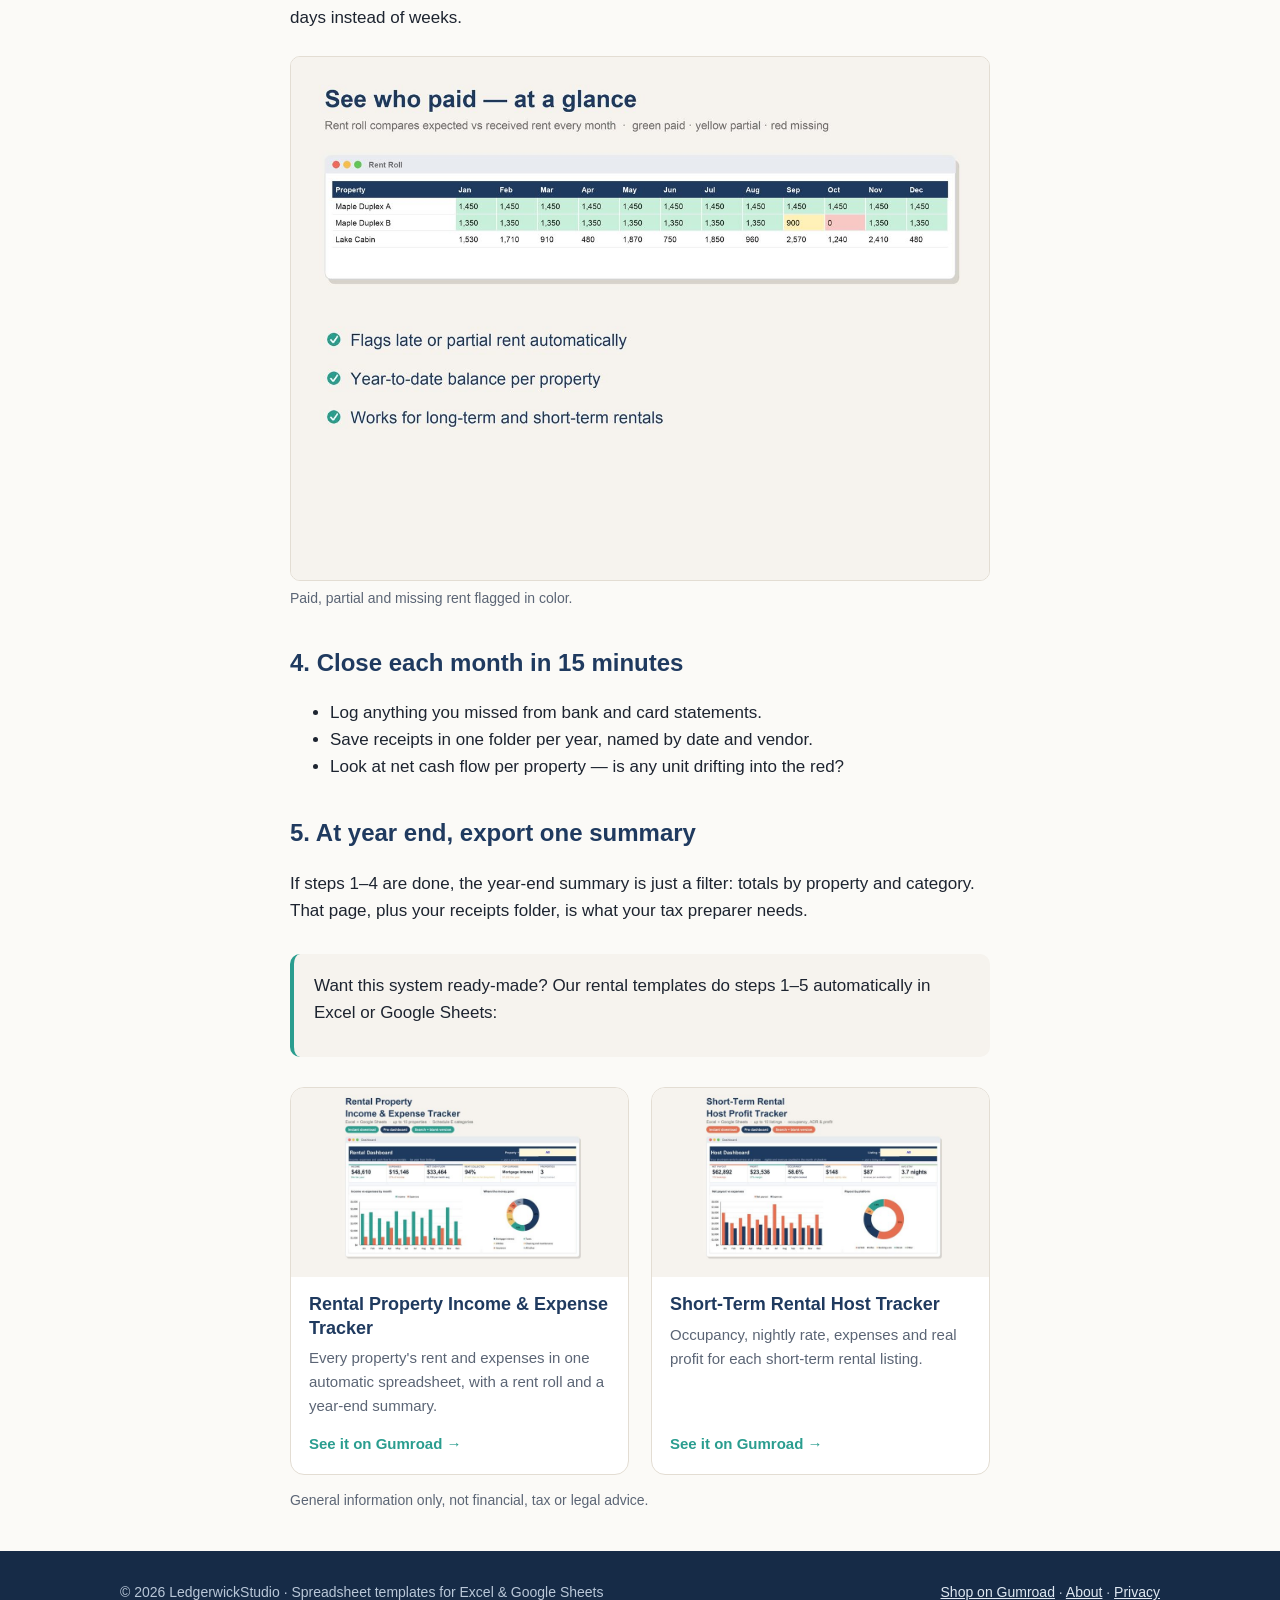
<file: guides/track-rental-property-income-expenses.html>
<!doctype html>
<html lang="en">
<head>
<meta charset="utf-8">
<meta name="viewport" content="width=device-width,initial-scale=1">
<title>How to Track Rental Property Income and Expenses (A Simple System) | LedgerwickStudio</title>
<meta name="description" content="A simple monthly system for landlords: one transaction log, clear categories, a rent roll and a year-end summary you can hand to your tax preparer.">
<link rel="canonical" href="https://ledgerwickstudio.github.io/guides/track-rental-property-income-expenses.html">
<meta name="p:domain_verify" content="3e521c9acbca10e75b2e6d34b72f88f6">
<meta property="og:type" content="article">
<meta property="og:site_name" content="LedgerwickStudio">
<meta property="og:title" content="How to Track Rental Property Income and Expenses (A Simple System) | LedgerwickStudio">
<meta property="og:description" content="A simple monthly system for landlords: one transaction log, clear categories, a rent roll and a year-end summary you can hand to your tax preparer.">
<meta property="og:url" content="https://ledgerwickstudio.github.io/guides/track-rental-property-income-expenses.html">
<meta property="og:image" content="https://ledgerwickstudio.github.io/assets/og.jpg">
<meta name="twitter:card" content="summary_large_image">
<link rel="icon" href="../assets/favicon.png">
<link rel="stylesheet" href="../assets/style.css">
</head>
<body>
<header class="top"><div class="wrap">
<a class="brand" href="../"><img src="../assets/logo.png" alt="" width="36" height="36">LedgerwickStudio</a>
<nav><a href="../#templates">Templates</a><a href="../guides/">Guides</a><a href="../about.html">About</a></nav>
</div></header>
<div class="wrap narrow"><article><h1>How to Track Rental Property Income and Expenses (A Simple System)</h1><div class="meta">LedgerwickStudio · Updated 2026-10-17</div>
<p>Most landlords don't lose money on paperwork because they're careless — they lose it because receipts live in five places and rent is checked from memory. A simple system fixes that. Here is the one we recommend, whether you own one unit or ten.</p>
<h2>1. Keep one transaction log for everything</h2>
<p>Every dollar in or out goes into a single list with the same five columns: <b>date, property, category, amount and a short note</b> (who you paid, or who paid you). One list beats one spreadsheet per property: it's faster to fill in and every report can be built from it.</p>
<h2>2. Use fixed categories from day one</h2>
<p>Pick your categories once and never improvise new ones. A good starting set for a long-term rental: rent received, late fees, advertising, cleaning and maintenance, insurance, legal and professional fees, management fees, mortgage interest, repairs, supplies, property taxes, utilities and travel.</p>
<p>In the US, rental income and expenses are reported on <b>Schedule E (Form 1040)</b>, which the IRS describes as the form to report income or loss from rental real estate. Grouping your categories the same way makes tax time much faster. (This is general information, not tax advice — check the details with a tax professional.)</p>
<figure><img src="../assets/img/g-01-02-annual-summary.jpg" alt="Annual summary by property and category" loading="lazy"><figcaption>An annual summary built automatically from the transaction log.</figcaption></figure>
<h2>3. Check rent with a rent roll, not your memory</h2>
<p>A rent roll is a simple grid: one row per unit, one column per month, showing <b>expected vs. received</b>. Partial and missing payments stand out immediately, and you can follow up in days instead of weeks.</p>
<figure><img src="../assets/img/g-01-03-rent-roll.jpg" alt="Rent roll with expected and received rent per month" loading="lazy"><figcaption>Paid, partial and missing rent flagged in color.</figcaption></figure>
<h2>4. Close each month in 15 minutes</h2>
<ul>
<li>Log anything you missed from bank and card statements.</li>
<li>Save receipts in one folder per year, named by date and vendor.</li>
<li>Look at net cash flow per property — is any unit drifting into the red?</li>
</ul>
<h2>5. At year end, export one summary</h2>
<p>If steps 1–4 are done, the year-end summary is just a filter: totals by property and category. That page, plus your receipts folder, is what your tax preparer needs.</p>
<div class="cta"><p>Want this system ready-made? Our rental templates do steps 1–5 automatically in Excel or Google Sheets:</p></div><div class="grid"><a class="card" href="https://ledgerwickstudio.gumroad.com/l/fynew"><img src="../assets/img/01.jpg" alt="Rental Property Income &amp; Expense Tracker preview" width="800" height="450" loading="lazy"><div class="body"><h4>Rental Property Income &amp; Expense Tracker</h4><p>Every property&#x27;s rent and expenses in one automatic spreadsheet, with a rent roll and a year-end summary.</p><span class="go">See it on Gumroad →</span></div></a><a class="card" href="https://ledgerwickstudio.gumroad.com/l/pitib"><img src="../assets/img/02.jpg" alt="Short-Term Rental Host Tracker preview" width="800" height="450" loading="lazy"><div class="body"><h4>Short-Term Rental Host Tracker</h4><p>Occupancy, nightly rate, expenses and real profit for each short-term rental listing.</p><span class="go">See it on Gumroad →</span></div></a></div>
<p class="note">General information only, not financial, tax or legal advice.</p></article></div>
<footer><div class="wrap">
<div>© 2026 LedgerwickStudio · Spreadsheet templates for Excel &amp; Google Sheets</div>
<div><a href="https://ledgerwickstudio.gumroad.com">Shop on Gumroad</a> · <a href="../about.html">About</a> · <a href="../privacy.html">Privacy</a></div>
</div></footer>
</body>
</html>
</file>
<file: assets/style.css>
:root{--navy:#1f3a5f;--navy2:#162b47;--teal:#2a9d8f;--gold:#e9b44c;--cream:#f6f3ee;--ink:#1d2430;--muted:#5b6575;--line:#e3ddd3;--card:#fff;--bg:#fbfaf7}
*{box-sizing:border-box}html{-webkit-text-size-adjust:100%}
body{margin:0;font:17px/1.6 -apple-system,BlinkMacSystemFont,"Segoe UI",Roboto,Helvetica,Arial,sans-serif;color:var(--ink);background:var(--bg)}
a{color:var(--navy)}img{max-width:100%;height:auto;display:block}
.wrap{max-width:1080px;margin:0 auto;padding:0 20px}.narrow{max-width:740px}
header.top{background:var(--navy);color:#fff}
header.top .wrap{display:flex;align-items:center;justify-content:space-between;gap:16px;padding-top:14px;padding-bottom:14px;flex-wrap:wrap}
.brand{display:flex;align-items:center;gap:10px;color:#fff;text-decoration:none;font-weight:700;font-size:19px}
.brand img{width:36px;height:36px;border-radius:7px}
nav a{color:#dfe8f2;text-decoration:none;margin-left:18px;font-size:15px}nav a:hover{color:#fff}
.hero{background:linear-gradient(160deg,var(--navy) 0%,var(--navy2) 100%);color:#fff;padding:56px 0 64px}
.hero h1{font-size:clamp(30px,5vw,46px);line-height:1.15;margin:0 0 14px;letter-spacing:-.01em}
.hero p{font-size:19px;color:#d4dfeb;max-width:640px;margin:0 0 26px}
.btn{display:inline-block;background:var(--gold);color:var(--navy2);font-weight:700;text-decoration:none;padding:12px 22px;border-radius:9px}
.btn:hover{filter:brightness(1.05)}.btn.ghost{background:transparent;color:#fff;border:1.5px solid #8fa6c0;margin-left:10px}
.btn.teal{background:var(--teal);color:#fff}
.pills{display:flex;gap:10px;flex-wrap:wrap;margin-top:26px;padding:0;list-style:none;font-size:14px;color:#c9d6e4}
.pills li{border:1px solid #3d5a7e;border-radius:99px;padding:5px 12px}
section{padding:52px 0}h2{font-size:28px;margin:0 0 8px;color:var(--navy)}.lead{color:var(--muted);margin:0 0 28px}
h3.group{font-size:15px;text-transform:uppercase;letter-spacing:.08em;color:var(--teal);margin:36px 0 14px}
.grid{display:grid;grid-template-columns:repeat(auto-fill,minmax(300px,1fr));gap:22px}
.card{background:var(--card);border:1px solid var(--line);border-radius:14px;overflow:hidden;display:flex;flex-direction:column;text-decoration:none;color:inherit;transition:transform .15s,box-shadow .15s}
.card:hover{transform:translateY(-2px);box-shadow:0 10px 26px rgba(31,58,95,.12)}
.card img{aspect-ratio:16/9;object-fit:cover;width:100%;background:var(--cream)}
.card .body{padding:16px 18px 18px;display:flex;flex-direction:column;flex:1}
.card h4{margin:0 0 6px;font-size:18px;line-height:1.3;color:var(--navy)}
.card p{margin:0 0 14px;color:var(--muted);font-size:15px;flex:1}
.card .go{font-weight:700;color:var(--teal);font-size:15px}
.bundle{background:var(--cream);border:1px solid var(--line);border-radius:16px;display:grid;grid-template-columns:1.1fr 1fr;gap:28px;align-items:center;padding:26px;margin-top:8px}
.bundle img{border-radius:10px}.bundle h3{margin:0 0 8px;font-size:24px;color:var(--navy)}.bundle p{color:var(--muted);margin:0 0 18px}
@media (max-width:760px){.bundle{grid-template-columns:1fr}.btn.ghost{margin:10px 0 0}nav a{margin:0 16px 0 0}}
.how{display:grid;grid-template-columns:repeat(auto-fit,minmax(220px,1fr));gap:22px}
.how div{background:#fff;border:1px solid var(--line);border-radius:12px;padding:18px}
.how b{display:block;color:var(--navy);margin-bottom:4px}.how span{color:var(--muted);font-size:15px}
.guides a.g{display:block;padding:16px 0;border-bottom:1px solid var(--line);text-decoration:none}
.guides a.g strong{display:block;color:var(--navy);font-size:19px}.guides a.g span{color:var(--muted);font-size:15px}
article h1{font-size:clamp(28px,4.4vw,40px);line-height:1.2;color:var(--navy);margin:40px 0 10px}
article .meta{color:var(--muted);font-size:14px;margin-bottom:26px}
article h2{font-size:24px;margin:34px 0 10px}article figure{margin:24px 0}
article figure img{border:1px solid var(--line);border-radius:10px}
article figcaption{font-size:14px;color:var(--muted);margin-top:6px}
table{border-collapse:collapse;width:100%;font-size:15px}.tw{overflow-x:auto;margin:16px 0}
@media (max-width:600px){th,td{min-width:110px}}
th,td{border-bottom:1px solid var(--line);padding:9px 10px;text-align:left;vertical-align:top}th{background:var(--cream);color:var(--navy)}
td.n,th.n{text-align:right;white-space:nowrap}
.cta{background:var(--cream);border-left:4px solid var(--teal);border-radius:10px;padding:18px 20px;margin:30px 0}
.cta p{margin:0 0 12px}.note{font-size:14px;color:var(--muted)}
footer{background:var(--navy2);color:#b9c7d8;font-size:14px;padding:30px 0;margin-top:40px}
footer a{color:#dfe8f2}footer .wrap{display:flex;justify-content:space-between;gap:20px;flex-wrap:wrap}
</file>
